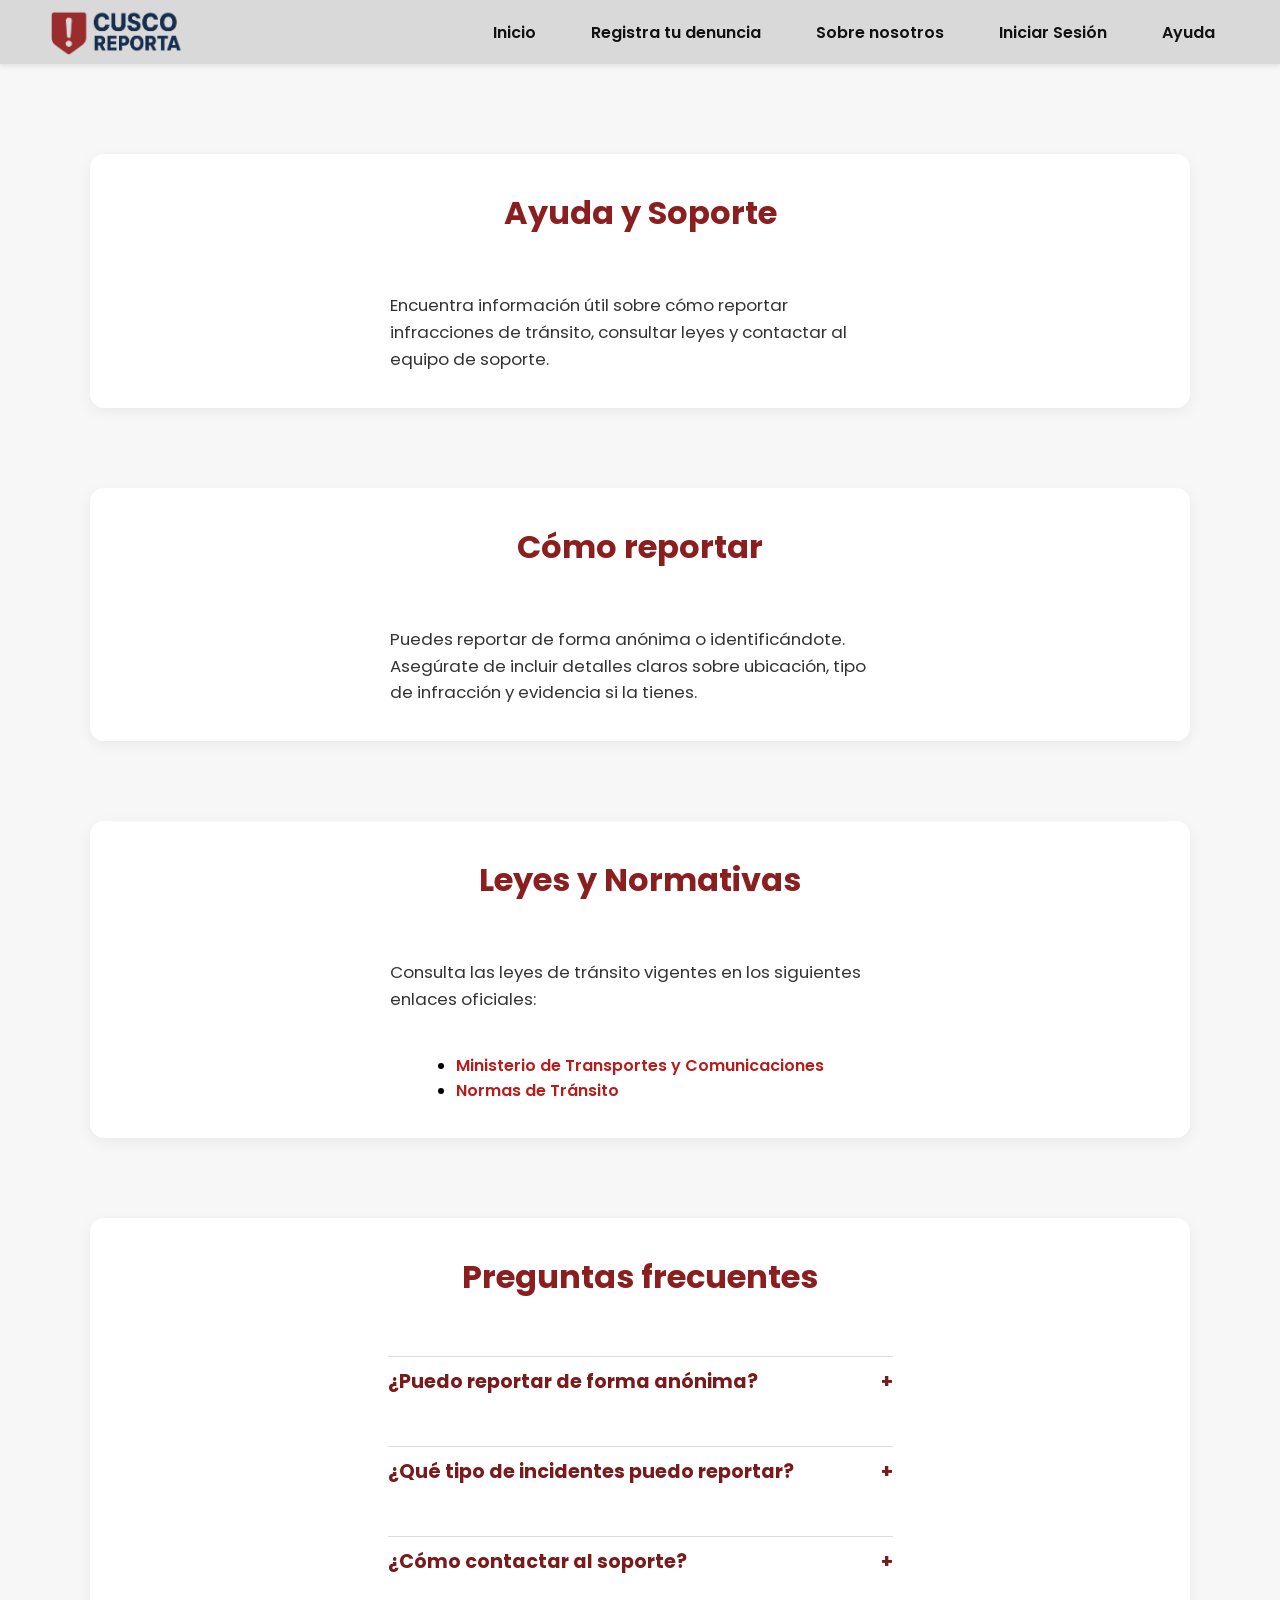
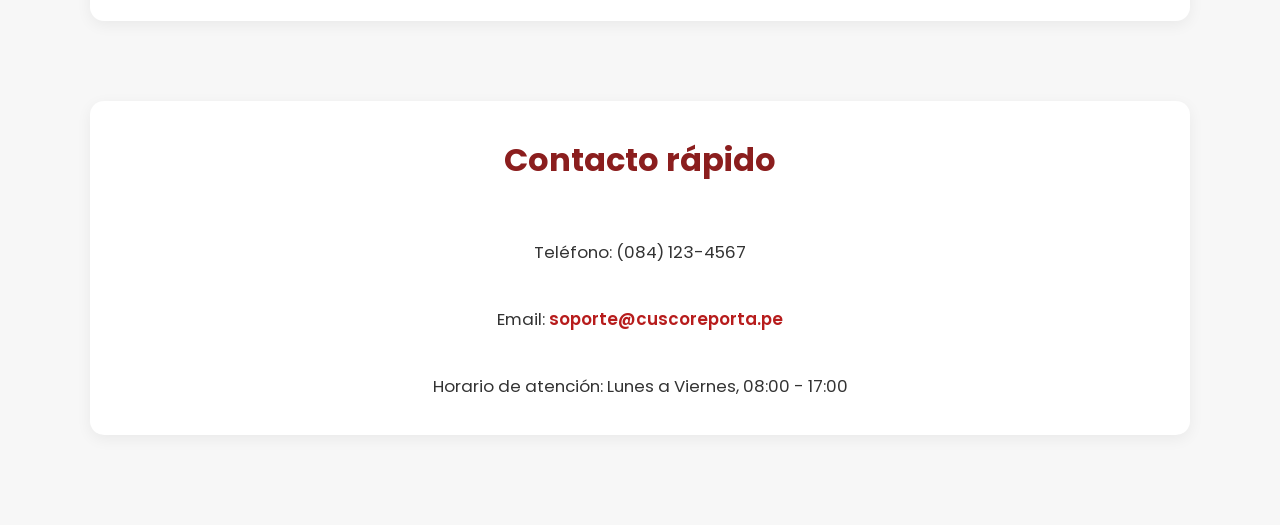
<file: html/ayuda.html>
<!DOCTYPE html>
<html lang="es">
<head>
  <meta charset="UTF-8" />
  <meta name="viewport" content="width=device-width, initial-scale=1.0" />
  <title>Cusco Reporta – Ayuda</title>
  <link rel="stylesheet" href="../css/sobre_nosotros.css" />
  <link href="https://fonts.googleapis.com/css2?family=Poppins:wght@400;600;700&display=swap" rel="stylesheet">
  <style>
    /* Forzar todo vertical */
    .section-vertical, .features-column, .feature {
      display: flex !important;
      flex-direction: column !important;
      width: 100% !important;
      text-align: left !important;
      margin-bottom: 20px;
      float: none !important;
    }

    .feature img {
      margin-bottom: 10px;
    }

    /* ===== SECCIONES DE AYUDA ===== */
    .help-section {
      background: #fff;
      border-radius: 14px;
      padding: 35px 25px;
      margin-bottom: 30px;
      box-shadow: 0 4px 15px rgba(0,0,0,0.06);
    }

    .help-section h2 {
      color: #8B1E1E;
      font-weight: 700;
      margin-bottom: 15px;
    }

    .help-section p {
      font-size: 1.05rem;
      line-height: 1.6;
      color: #333;
    }

    .help-section a {
      color: #b71c1c;
      text-decoration: none;
      font-weight: 600;
    }

    .help-section a:hover {
      text-decoration: underline;
      color: #7a1a1a;
    }

    .faq-item {
      border-top: 1px solid #ddd;
      padding: 10px 0;
    }

    .faq-item h3 {
      font-size: 1.2rem;
      color: #7a1a1a;
      cursor: pointer;
      margin: 0;
      display: flex;
      justify-content: space-between;
      align-items: center;
    }

    .faq-item h3::after {
      content: '+';
      font-weight: 700;
      transition: transform 0.2s;
    }

    .faq-item.active h3::after {
      content: '-';
      transform: rotate(180deg);
    }

    .faq-content {
      max-height: 0;
      overflow: hidden;
      transition: max-height 0.3s ease;
      padding-left: 5px;
    }
  </style>
</head>

<body>
  <!-- ===== HEADER (igual al original) ===== -->
  <header class="navbar">
    <div class="navbar__left">
      <img src="../assents/images/CuscoReporta.png" alt="Logo Cusco Reporta" class="navbar__logo">
    </div>

    <nav class="navbar__menu">
      <a href="index.html">Inicio</a>
      <a href="registrar_tu_denuncia.html">Registra tu denuncia</a>
      <a href="sobre_nosotros.html">Sobre nosotros</a>
      <a href="iniciar-sesion.html">Iniciar Sesión</a>
      <a href="ayuda.html">Ayuda</a>
    </nav>
  </header>

  <!-- ===== MAIN ===== -->
  <main class="main">

    <section class="hero hero--red section-vertical">
      <h2>Ayuda y Soporte</h2>
      <p>Encuentra información útil sobre cómo reportar infracciones de tránsito, consultar leyes y contactar al equipo de soporte.</p>
    </section>

    <section class="help-section section-vertical">
      <h2>Cómo reportar</h2>
      <p>Puedes reportar de forma anónima o identificándote. Asegúrate de incluir detalles claros sobre ubicación, tipo de infracción y evidencia si la tienes.</p>
    </section>

    <section class="help-section section-vertical">
      <h2>Leyes y Normativas</h2>
      <p>Consulta las leyes de tránsito vigentes en los siguientes enlaces oficiales:</p>
      <ul>
        <li><a href="https://www.gob.pe/mtc" target="_blank">Ministerio de Transportes y Comunicaciones</a></li>
        <li><a href="https://www.gob.pe/mtc/normas" target="_blank">Normas de Tránsito</a></li>
      </ul>
    </section>

    <section class="help-section section-vertical faq">
      <h2>Preguntas frecuentes</h2>
      <div class="faq-item">
        <h3>¿Puedo reportar de forma anónima?</h3>
        <div class="faq-content">
          <p>Sí, nuestro sistema garantiza la confidencialidad de tus datos.</p>
        </div>
      </div>
      <div class="faq-item">
        <h3>¿Qué tipo de incidentes puedo reportar?</h3>
        <div class="faq-content">
          <p>Mal estacionamiento, exceso de velocidad, accidentes, conductores imprudentes y cualquier infracción que afecte la seguridad vial.</p>
        </div>
      </div>
      <div class="faq-item">
        <h3>¿Cómo contactar al soporte?</h3>
        <div class="faq-content">
          <p>Escribe a <a href="mailto:soporte@cuscoreporta.pe">soporte@cuscoreporta.pe</a> o utiliza la sección de contacto.</p>
        </div>
      </div>
    </section>

    <section class="help-section section-vertical">
      <h2>Contacto rápido</h2>
      <p>Teléfono: (084) 123-4567</p>
      <p>Email: <a href="mailto:soporte@cuscoreporta.pe">soporte@cuscoreporta.pe</a></p>
      <p>Horario de atención: Lunes a Viernes, 08:00 - 17:00</p>
    </section>

  </main>

  <script>
    const faqItems = document.querySelectorAll('.faq-item');
    faqItems.forEach(item => {
      const header = item.querySelector('h3');
      header.addEventListener('click', () => {
        item.classList.toggle('active');
        const content = item.querySelector('.faq-content');
        if (item.classList.contains('active')) {
          content.style.maxHeight = content.scrollHeight + 'px';
        } else {
          content.style.maxHeight = 0;
        }
      });
    });
  </script>
</body>
</html>
</file>
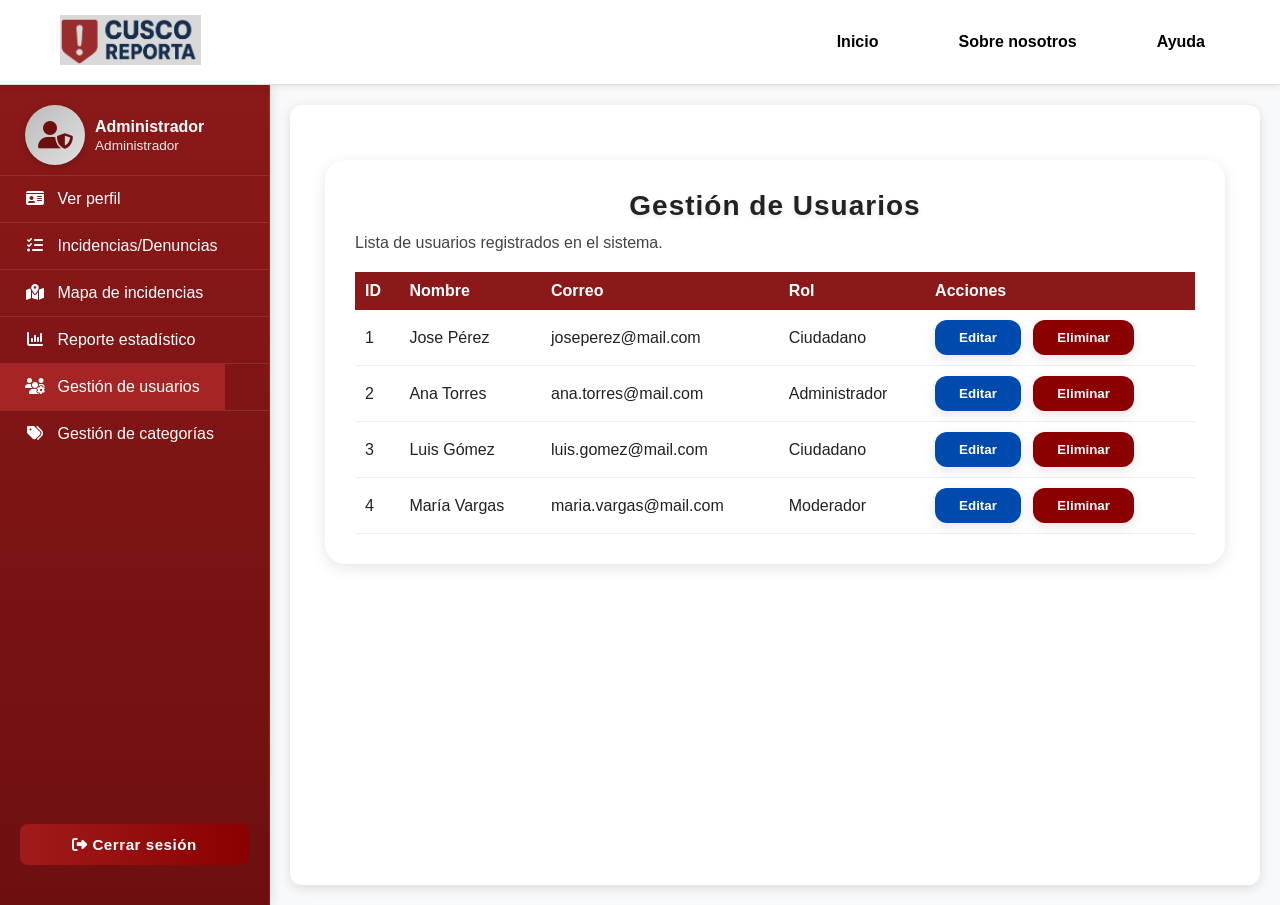
<file: html/gestion_usuarios.html>
<!DOCTYPE html>
<html lang="es">
<head>
  <meta charset="UTF-8" />
  <meta name="viewport" content="width=device-width, initial-scale=1.0" />
  <title>Gestión de Usuarios - Cusco Reporta</title>
  <link rel="stylesheet" href="../css/styles.css" />
  <link rel="stylesheet" href="https://cdnjs.cloudflare.com/ajax/libs/font-awesome/6.5.0/css/all.min.css">
</head>
<body>
  <!-- ====== NAVBAR SUPERIOR ====== -->
  <header class="topbar">
    <div class="topbar__logo">
      <img src="../assents/images/CuscoReporta.png" alt="Cusco Reporta Logo">
    </div>
    <nav class="topbar__menu">
      <a href="index.html">Inicio</a>
      <a href="sobre_nosotros.html">Sobre nosotros</a>
      <a href="ayuda.html">Ayuda</a>
    </nav>
  </header>

  <!-- ====== CONTENEDOR PRINCIPAL ====== -->
  <div class="container">
    <!-- ====== SIDEBAR IZQUIERDO ====== -->
    <aside class="sidebar" style="display: flex; flex-direction: column; justify-content: flex-start;">
      <div class="sidebar__user" style="margin-bottom: 10px;">
        <div class="sidebar__avatar">
          <i class="fa-solid fa-user-shield"></i>
        </div>
        <div class="sidebar__info">
          <h3>Administrador</h3>
          <p>Administrador</p>
        </div>
      </div>

      <!-- Menú del administrador -->
      <ul class="sidebar__menu" style="margin-top: 0; padding-top: 0; list-style: none;">
        <li style="display: flex; align-items: flex-start;">
          <a href="perfil_admin.html" >
            <i class="fa-solid fa-id-card" style="width: 20px;"></i>
            <span style="margin-left:8px;">Ver perfil</span>
          </a>
        </li>
        <li style="display: flex; align-items: flex-start;">
          <a href="Estado_Reporte.html">
            <i class="fa-solid fa-list-check" style="width: 20px;"></i>
            <span style="margin-left:8px;">Incidencias/Denuncias</span>
          </a>
        </li>
        <li style="display: flex; align-items: flex-start;">
          <a href="Mapa_Incidencias_Admin.html">
            <i class="fa-solid fa-map-location-dot" style="width: 20px;"></i>
            <span style="margin-left:8px;">Mapa de incidencias</span>
          </a>
        </li>
        <li style="display: flex; align-items: flex-start;">
          <a href="reporte_etadistico.html">
            <i class="fa-solid fa-chart-column" style="width: 20px;"></i>
            <span style="margin-left:8px;">Reporte estadístico</span>
          </a>
        </li>
        <li style="display: flex; align-items: flex-start;">
          <a href="gestion_usuarios.html"class="active">
            <i class="fa-solid fa-users-gear" style="width: 20px;"></i>
            <span style="margin-left:8px;">Gestión de usuarios</span>
          </a>
        </li>
        <li style="display: flex; align-items: flex-start;">
          <a href="#">
            <i class="fa-solid fa-tags" style="width: 20px;"></i>
            <span style="margin-left:8px;">Gestión de categorías</span>
          </a>
        </li>
      </ul>

      <button class="logout-btn" id="logoutBtn" style="margin-top: auto;">
        <i class="fa-solid fa-right-from-bracket"></i> Cerrar sesión
      </button>
    </aside>

    <!-- ====== CONTENIDO PRINCIPAL ====== -->
    <main class="main-content">
      <section class="denuncia-form" style="max-width: 900px; width: 100%;">
        <h1>Gestión de Usuarios</h1>
        <p style="color:#444; margin-bottom:20px;">Lista de usuarios registrados en el sistema.</p>

        <table id="tablaUsuarios" style="width:100%; border-collapse: collapse; margin-top:10px;">
          <thead style="background-color:#8b1919; color:white;">
            <tr>
              <th style="padding:10px;">ID</th>
              <th style="padding:10px;">Nombre</th>
              <th style="padding:10px;">Correo</th>
              <th style="padding:10px;">Rol</th>
              <th style="padding:10px;">Acciones</th>
            </tr>
          </thead>
          <tbody style="background:#fff;">
            <!-- Se llena dinámicamente desde JS -->
          </tbody>
        </table>
      </section>
    </main>
  </div>

  <!-- ====== SCRIPT ====== -->
  <script src="../js/main.js"></script>
</body>
</html>
</file>
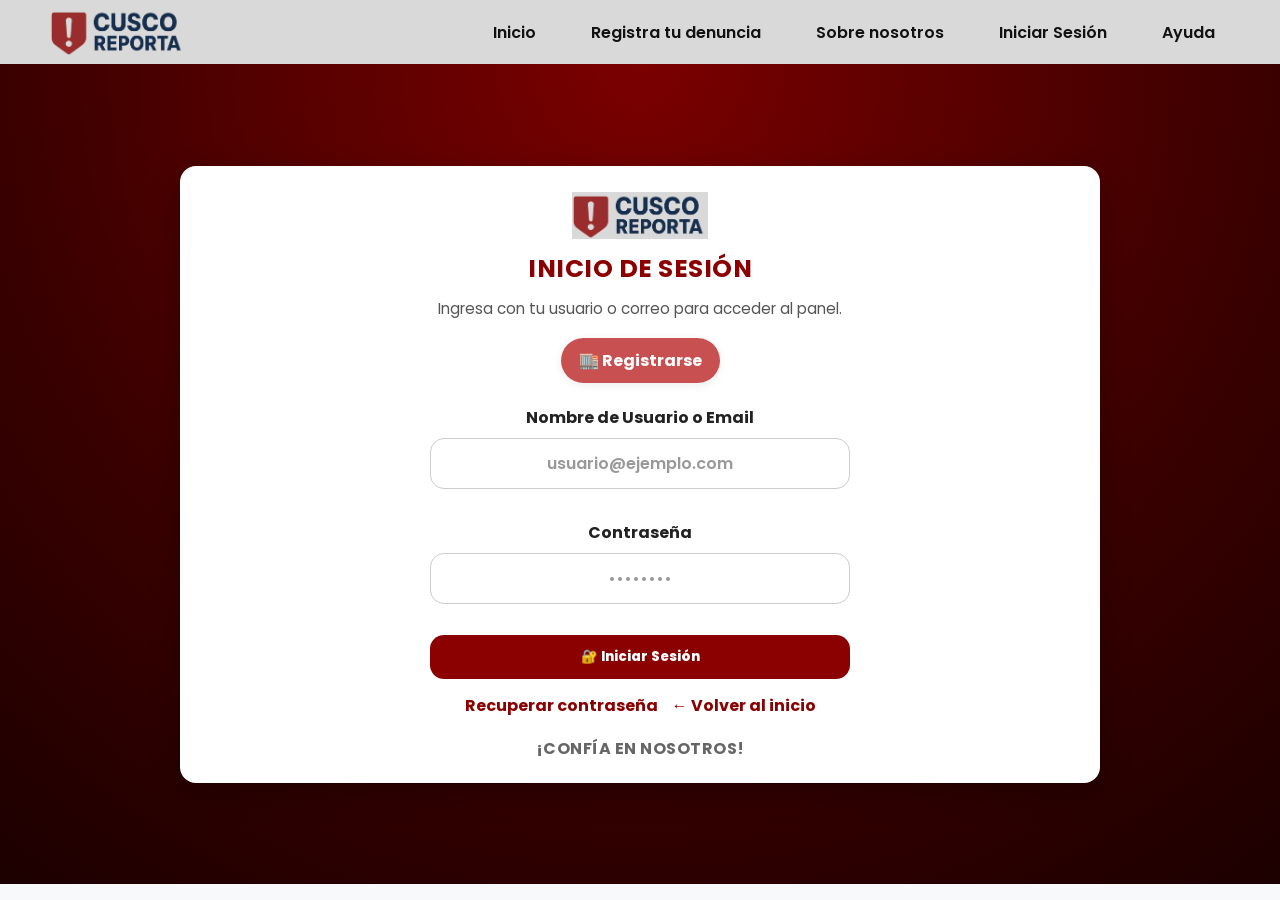
<file: html/iniciar-sesion.html>
<!DOCTYPE html>
<html lang="es">
<head>
  <meta charset="UTF-8" />
  <meta name="viewport" content="width=device-width, initial-scale=1.0" />
  <title>Iniciar Sesión - Cusco Reporta</title>

  <link rel="stylesheet" href="../css/styles.css" />
  <link rel="preconnect" href="https://fonts.googleapis.com">
  <link rel="preconnect" href="https://fonts.gstatic.com" crossorigin>
  <link href="https://fonts.googleapis.com/css2?family=Poppins:wght@400;600;700&display=swap" rel="stylesheet">

  <style>
    body { font-family: "Poppins", sans-serif; }
    .page-wrap{
      min-height: calc(100vh - 80px);
      display:flex;
      align-items:center;
      justify-content:center;
      padding: 40px 16px;
      background: radial-gradient(circle at top, #7b0000 0%, #3b0000 60%, #1c0000 100%);
    }
    .auth-card{
      width: min(920px, 96vw);
      background: #fff;
      border-radius: 16px;
      box-shadow: 0 10px 30px rgba(0,0,0,.25);
      padding: 26px 22px 22px;
    }
    .auth-header{
      display:flex;
      flex-direction:column;
      align-items:center;
      gap: 10px;
      text-align:center;
      margin-bottom: 18px;
    }
    .auth-header img{
      height: 48px;
      object-fit: contain;
    }
    .auth-header h1{
      margin: 0;
      color: #8b0000;
      font-size: 1.55rem;
      letter-spacing: .5px;
    }
    .auth-header p{
      margin: 0;
      color:#555;
      font-size: .95rem;
    }

    .toggle-row{
      display:flex;
      justify-content:center;
      margin: 18px 0 22px;
    }
    .toggle{
      display:flex;
      border-radius: 999px;
      overflow:hidden;
      box-shadow: 0 2px 10px rgba(0,0,0,.08);
    }
    .toggle a{
      padding: 10px 18px;
      text-decoration:none;
      font-weight: 700;
      color:#fff;
      display:flex;
      align-items:center;
      gap:8px;
      background:#c43d3d;
      opacity:.9;
    }
    .toggle a.active{
      background:#8b0000;
      opacity: 1;
    }

    .form{
      width: min(420px, 100%);
      margin: 0 auto;
    }
    .form-group{ margin-bottom: 16px; }
    .form-label{
      display:block;
      font-weight: 700;
      margin-bottom: 8px;
      color:#333;
    }
    .form-input{
      width:100%;
      padding: 12px 14px;
      border-radius: 14px;
      border: 1px solid #ddd;
      background: #f8f9fa;
      outline: none;
      font-weight: 600;
    }
    .form-input:focus{
      border-color:#8b0000;
      background:#fff;
    }
    .submit-btn{
      width:100%;
      border:none;
      background:#8b0000;
      color:#fff;
      padding: 12px 16px;
      border-radius: 14px;
      font-weight: 800;
      cursor:pointer;
      transition: transform .05s ease;
    }
    .submit-btn:active{ transform: scale(.99); }

    .links{
      display:flex;
      justify-content:center;
      gap: 14px;
      flex-wrap: wrap;
      margin-top: 14px;
    }
    .links a{
      color:#8b0000;
      text-decoration:none;
      font-weight:700;
    }

    .footer-msg{
      text-align:center;
      margin-top: 18px;
      color:#666;
      font-weight: 700;
      letter-spacing: .5px;
    }

    @media (max-width: 600px){
      .auth-card{ padding: 20px 16px 18px; }
    }
  </style>
</head>

<body>
  <!-- NAVBAR (usa tu estilo existente si ya lo tienes en styles.css) -->
  <header class="navbar">
    <div class="navbar__left" style="display:flex; align-items:center; gap:10px;">
      <img src="../assents/images/CuscoReporta.png" alt="Logo Cusco Reporta" class="navbar__logo">
    </div>

    <nav class="navbar__menu">
      <a href="index.html">Inicio</a>
      <a href="registrar_tu_denuncia.html">Registra tu denuncia</a>
      <a href="sobre_nosotros.html">Sobre nosotros</a>
      <a href="iniciar-sesion.html" class="active">Iniciar Sesión</a>
      <a href="ayuda.html">Ayuda</a>
    </nav>
  </header>

  <main class="page-wrap">
    <section class="auth-card">
      <div class="auth-header">
        <img src="../assents/images/CuscoReporta.png" alt="Cusco Reporta">
        <h1>INICIO DE SESIÓN</h1>
        <p>Ingresa con tu usuario o correo para acceder al panel.</p>
      </div>

      <div class="toggle-row">
        <div class="toggle">
          <a href="Registro_Usuario.html">🏬 Registrarse</a>
        </div>
      </div>

      <form id="formLogin" class="form">
        <div class="form-group">
          <label for="username" class="form-label">Nombre de Usuario o Email</label>
          <input
            type="text"
            id="username"
            name="username"
            class="form-input"
            placeholder="usuario@ejemplo.com"
            required
          />
        </div>

        <div class="form-group">
          <label for="password" class="form-label">Contraseña</label>
          <input
            type="password"
            id="password"
            name="password"
            class="form-input"
            placeholder="••••••••"
            required
          />
        </div>

        <button type="submit" class="submit-btn">🔐 Iniciar Sesión</button>

        <div class="links">
          <a href="recuperar_contrasena.html">Recuperar contraseña</a>
          <a href="index.html">← Volver al inicio</a>
        </div>
      </form>

      <div class="footer-msg">¡CONFÍA EN NOSOTROS!</div>
    </section>
  </main>

  <!-- JS real de login (backend) -->
  <script src="../js/login.js"></script>
</body>
</html>
</file>
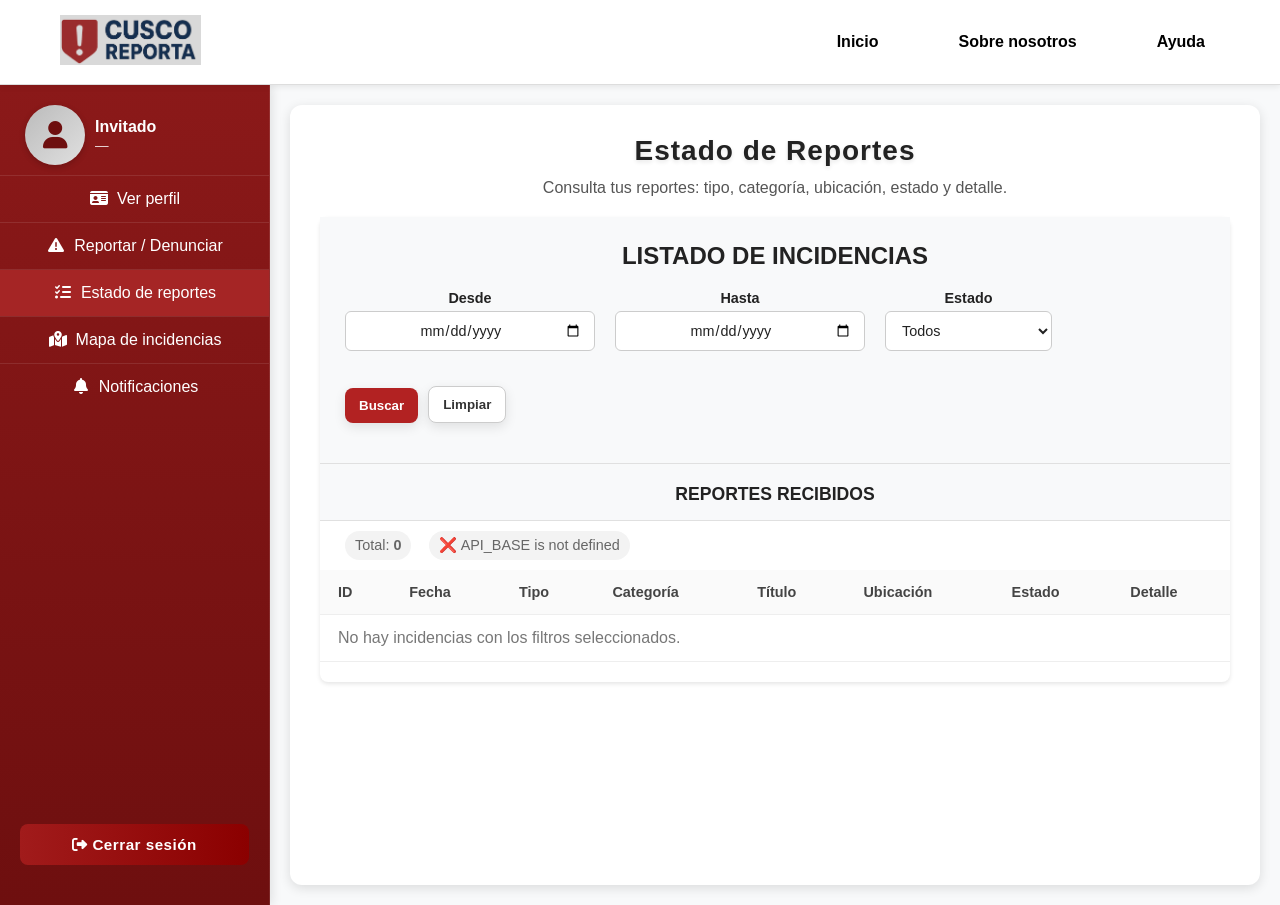
<file: html/lista_incidencias.html>
<!DOCTYPE html>
<html lang="es">
<head>
  <meta charset="UTF-8" />
  <meta name="viewport" content="width=device-width, initial-scale=1.0" />
  <title>Estado de Reportes - Cusco Reporta</title>
  <link rel="stylesheet" href="../css/styles.css" />
  <link rel="stylesheet" href="https://cdnjs.cloudflare.com/ajax/libs/font-awesome/6.5.0/css/all.min.css">

  <style>
    .reports-container{background:#fff;border-radius:8px;box-shadow:0 2px 4px rgba(0,0,0,.1);padding:0;margin-top:20px}
    .reports-header{padding:25px;border-bottom:1px solid #e0e0e0;background:#f8f9fa}
    .reports-header h2{color:var(--primary-color);margin-bottom:20px;font-size:1.5rem}
    .date-filters{display:flex;gap:20px;margin-bottom:15px;flex-wrap:wrap}
    .filter-group{display:flex;flex-direction:column;min-width:160px}
    .filter-group label{font-size:.9rem;margin-bottom:5px;color:#555;font-weight:600}
    .filter-group input,.filter-group select{padding:10px 12px;border:1px solid #ddd;border-radius:6px;font-size:.9rem}
    .toolbar{display:flex;gap:10px;align-items:end;flex-wrap:wrap}
    .btn{padding:10px 14px;border:none;border-radius:8px;cursor:pointer;font-weight:700}
    .btn-primary{background:#b22222;color:white}
    .btn-outline{background:white;border:1px solid #ccc;color:#333}

    .reports-table h3{padding:20px 25px 15px;color:var(--primary-color);margin:0;font-size:1.1rem;border-bottom:1px solid #e0e0e0;background:#f8f9fa}
    .meta-row{padding:10px 25px;color:#666;display:flex;gap:18px;flex-wrap:wrap}
    .meta-pill{background:#f3f3f3;border-radius:999px;padding:6px 10px;font-size:.9rem}

    table{width:100%;border-collapse:collapse}
    th,td{padding:14px 18px;text-align:left;border-bottom:1px solid #eee;vertical-align:top}
    th{background:#fafafa;font-weight:700;color:#444;font-size:.9rem}
    tr:hover{background:#fcfcfc}

    .status-badge{padding:6px 12px;border-radius:999px;font-size:.78rem;font-weight:800;display:inline-block}
    .status-reporte{background:#fff3cd;color:#856404}
    .status-proceso{background:#cce7ff;color:#004085}
    .status-solucionado{background:#d4edda;color:#155724}

    .link-btn{border:none;background:#eee;padding:8px 10px;border-radius:10px;cursor:pointer;font-weight:700}
    .muted{color:#777}

    /* Modal */
    #modalDetalle{display:none; position:fixed; inset:0; background:rgba(0,0,0,.45); align-items:center; justify-content:center; z-index:9999;}
    #modalCard{background:#fff; width:min(760px, 92vw); border-radius:14px; padding:18px; box-shadow:0 10px 30px rgba(0,0,0,.2);}
    #modalHeader{display:flex; justify-content:space-between; align-items:center; gap:10px;}
    #modalTitle{margin:0; color:#8b0000;}
    #modalBody{color:#333; line-height:1.45; margin-top:10px;}
    #modalClose{border:none; background:#eee; padding:8px 12px; border-radius:10px; cursor:pointer; font-weight:800;}

    @media (max-width:768px){
      .date-filters{flex-direction:column;gap:10px}
      .filter-group{min-width:100%}
      table{font-size:.85rem}
      th,td{padding:10px 12px}
    }
  </style>
</head>

<body>
  <header class="topbar">
    <div class="topbar__logo">
      <img src="../assents/images/CuscoReporta.png" alt="Cusco Reporta Logo">
    </div>
    <nav class="topbar__menu">
      <a href="index.html">Inicio</a>
      <a href="sobre_nosotros.html">Sobre nosotros</a>
      <a href="ayuda.html">Ayuda</a>
    </nav>
  </header>

  <div class="container">
    <aside class="sidebar" style="display:flex;flex-direction:column;justify-content:flex-start;">
      <div class="sidebar__user" style="margin-bottom:10px;">
        <div class="sidebar__avatar"><i class="fa-solid fa-user"></i></div>
        <div class="sidebar__info">
          <h3 id="nombreUsuario">Cargando...</h3>
          <p id="rolUsuario">Cargando...</p>
        </div>
      </div>

      <ul class="sidebar__menu" style="margin-top:0;padding-top:0;list-style:none;">
        <li><a href="perfil_usuario.html"><i class="fa-solid fa-id-card" style="width:20px;"></i><span style="margin-left:8px;">Ver perfil</span></a></li>

        <!-- ✅ SOLO UN LINK correcto -->
        <li><a href="reportar_denuncia.html"><i class="fa-solid fa-triangle-exclamation" style="width:20px;"></i><span style="margin-left:8px;">Reportar / Denunciar</span></a></li>

        <li><a href="lista_incidencias.html" class="active"><i class="fa-solid fa-list-check" style="width:20px;"></i><span style="margin-left:8px;">Estado de reportes</span></a></li>
        <li><a href="MapaIncidiencias(Ciudadano).html"><i class="fa-solid fa-map-location-dot" style="width:20px;"></i><span style="margin-left:8px;">Mapa de incidencias</span></a></li>
        <li><a href="notificaciones.html"><i class="fa-solid fa-bell" style="width:20px;"></i><span style="margin-left:8px;">Notificaciones</span></a></li>
      </ul>

      <button class="logout-btn" id="logoutBtn" style="margin-top:auto;">
        <i class="fa-solid fa-right-from-bracket"></i> Cerrar sesión
      </button>
    </aside>

    <main class="main-content">
      <div>
        <h1>Estado de Reportes</h1>
        <p class="muted" style="margin-top:10px;">
          Consulta tus reportes: tipo, categoría, ubicación, estado y detalle.
        </p>
      </div>

      <div class="reports-container">
        <div class="reports-header">
          <h2>LISTADO DE INCIDENCIAS</h2>

          <div class="date-filters">
            <div class="filter-group">
              <label for="fecha-inicio">Desde</label>
              <input type="date" id="fecha-inicio">
            </div>

            <div class="filter-group">
              <label for="fecha-fin">Hasta</label>
              <input type="date" id="fecha-fin">
            </div>

            <div class="filter-group">
              <label for="estado">Estado</label>
              <select id="estado">
                <option value="todos">Todos</option>
                <option value="reporte">Reporte (Recibido)</option>
                <option value="proceso">En Proceso</option>
                <option value="solucionado">Solucionado</option>
              </select>
            </div>

            <div class="toolbar">
              <button class="btn btn-primary" id="btnBuscar" type="button">Buscar</button>
              <button class="btn btn-outline" id="btnLimpiar" type="button">Limpiar</button>
            </div>
          </div>
        </div>

        <div class="reports-table">
          <h3>REPORTES RECIBIDOS</h3>

          <div class="meta-row">
            <span class="meta-pill">Total: <strong id="totalInc">0</strong></span>
            <span class="meta-pill" id="estadoCarga">Listo</span>
          </div>

          <table>
            <thead>
              <tr>
                <th>ID</th>
                <th>Fecha</th>
                <th>Tipo</th>
                <th>Categoría</th>
                <th>Título</th>
                <th>Ubicación</th>
                <th>Estado</th>
                <th>Detalle</th>
              </tr>
            </thead>
            <tbody id="tbodyInc">
              <tr>
                <td colspan="8" class="muted">Usa “Buscar” para cargar incidencias.</td>
              </tr>
            </tbody>
          </table>

          <p id="msgLista" class="muted" style="padding: 10px 25px;"></p>
        </div>
      </div>
    </main>
  </div>

  <!-- Modal detalle -->
  <div id="modalDetalle">
    <div id="modalCard">
      <div id="modalHeader">
        <h3 id="modalTitle">Detalle de incidencia</h3>
        <button id="modalClose">Cerrar</button>
      </div>
      <hr style="margin:12px 0;">
      <div id="modalBody"></div>
    </div>
  </div>

  <script src="../js/lista_incidencias.js"></script>
</body>
</html>
</file>
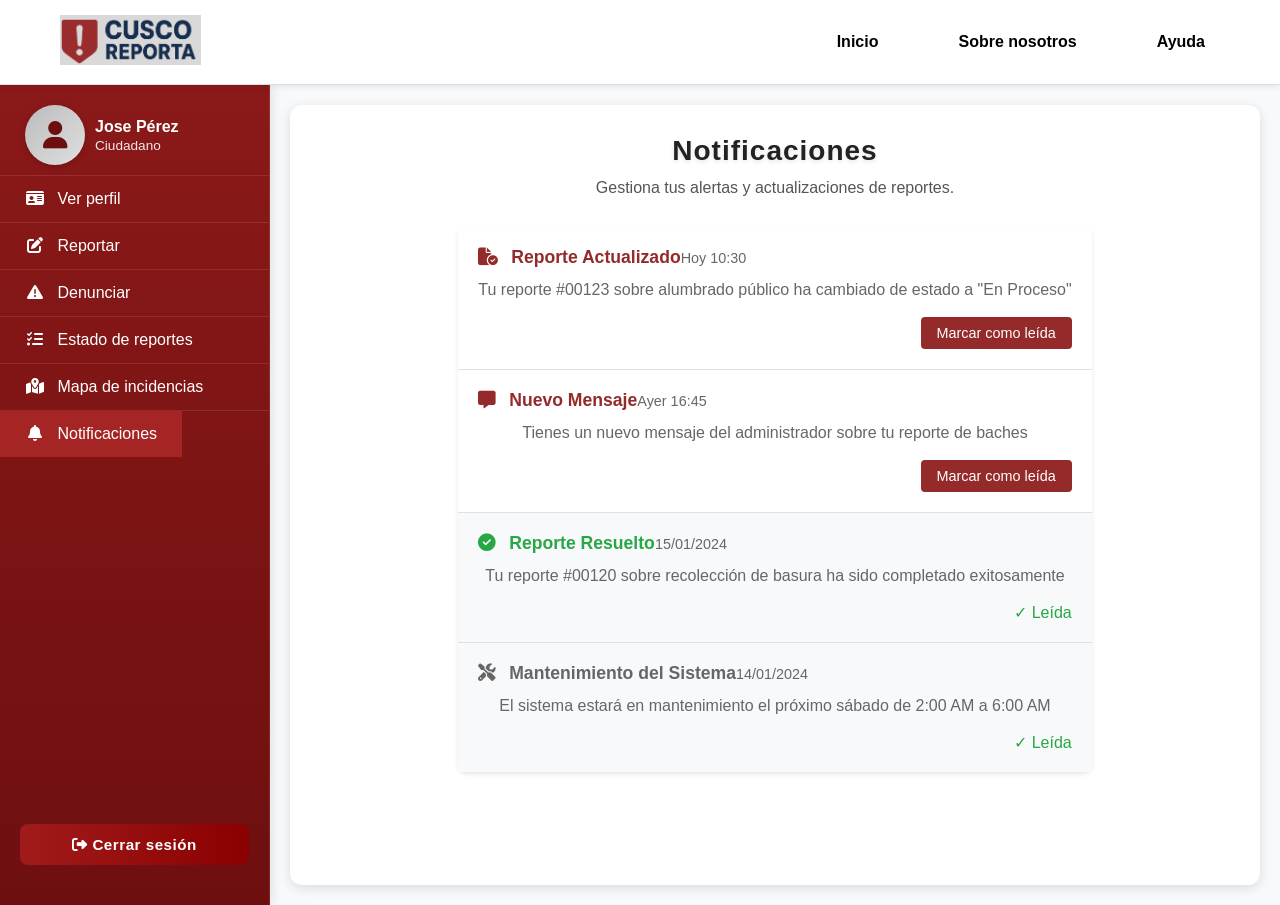
<file: html/notificaciones.html>
<!DOCTYPE html>
<html lang="es">
<head>
  <meta charset="UTF-8" />
  <meta name="viewport" content="width=device-width, initial-scale=1.0" />
  <title>Notificaciones - Cusco Reporta</title>
  <link rel="stylesheet" href="../css/styles.css" />
  <link rel="stylesheet" href="https://cdnjs.cloudflare.com/ajax/libs/font-awesome/6.5.0/css/all.min.css">
</head>
<body>
  <!-- ====== NAVBAR SUPERIOR ====== -->
  <header class="topbar">
    <div class="topbar__logo">
      <img src="../assents/images/CuscoReporta.png" alt="Cusco Reporta Logo">
    </div>
    <nav class="topbar__menu">
      <a href="../index.html">Inicio</a>
      <a href="sobre_nosotros.html">Sobre nosotros</a>
      <a href="ayuda.html">Ayuda</a>
    </nav>
  </header>

  <!-- ====== CONTENEDOR PRINCIPAL ====== -->
  <div class="container">
    <!-- ====== SIDEBAR IZQUIERDO ====== -->
    <aside class="sidebar" style="display: flex; flex-direction: column; justify-content: flex-start;">
      <div class="sidebar__user" style="margin-bottom: 10px;">
        <div class="sidebar__avatar">
          <i class="fa-solid fa-user"></i>
        </div>
        <div class="sidebar__info">
          <h3>Jose Pérez</h3>
          <p>Ciudadano</p>
        </div>
      </div>

      <!-- Menú del usuario -->
      <ul class="sidebar__menu" style="margin-top: 0; padding-top: 0; list-style: none;">
        <li style="display: flex; align-items: flex-start;">
          <a href="perfil_usuario.html">
            <i class="fa-solid fa-id-card" style="width: 20px;"></i>
            <span style="margin-left:8px;">Ver perfil</span>
          </a>
        </li>
        <li style="display: flex; align-items: flex-start;">
          <a href="ReportarIncidencia.html">
            <i class="fa-solid fa-pen-to-square" style="width: 20px;"></i>
            <span style="margin-left:8px;">Reportar</span>
          </a>
        </li>
        <li style="display: flex; align-items: flex-start;">
          <a href="registrar_Denuncia.html">
            <i class="fa-solid fa-triangle-exclamation" style="width: 20px;"></i>
            <span style="margin-left:8px;">Denunciar</span>
          </a>
        </li>
        <li style="display: flex; align-items: flex-start;">
          <a href="lista_incidencias.html">
            <i class="fa-solid fa-list-check" style="width: 20px;"></i>
            <span style="margin-left:8px;">Estado de reportes</span>
          </a>
        </li>
        <li style="display: flex; align-items: flex-start;">
          <a href="MapaIncidiencias(Ciudadano).html">
            <i class="fa-solid fa-map-location-dot" style="width: 20px;"></i>
            <span style="margin-left:8px;">Mapa de incidencias</span>
          </a>
        </li>
        <li style="display: flex; align-items: flex-start;">
          <a href="notificaciones.html" class="active">
            <i class="fa-solid fa-bell" style="width: 20px;"></i>
            <span style="margin-left:8px;">Notificaciones</span>
          </a>
        </li>
      </ul>

      <button class="logout-btn" id="logoutBtn" style="margin-top: auto;">
        <i class="fa-solid fa-right-from-bracket"></i> Cerrar sesión
      </button>
    </aside>

    <!-- ====== CONTENIDO PRINCIPAL ====== -->
    <main class="main-content">
      <div>
        <h1>Notificaciones</h1>
        <p style="color:#555; margin-top:10px;">
          Gestiona tus alertas y actualizaciones de reportes.
        </p>
      </div>

      <!-- Contenedor de Notificaciones -->
      <div class="notifications-container" style="margin-top: 30px; background: white; border-radius: 8px; box-shadow: 0 2px 4px rgba(0,0,0,0.1); padding: 0;">
        
        <!-- Notificación 1 -->
        <div class="notification-item" style="padding: 20px; border-bottom: 1px solid #e0e0e0;">
          <div style="display: flex; justify-content: between; align-items: center; margin-bottom: 10px;">
            <h3 style="color: #942A2A; margin: 0; font-size: 1.1rem;">
              <i class="fa-solid fa-file-circle-check" style="margin-right: 8px;"></i>
              Reporte Actualizado
            </h3>
            <span style="color: #666; font-size: 0.9rem;">Hoy 10:30</span>
          </div>
          <p style="color: #666; margin-bottom: 15px; line-height: 1.5;">
            Tu reporte #00123 sobre alumbrado público ha cambiado de estado a "En Proceso"
          </p>
          <div style="display: flex; justify-content: flex-end;">
            <button class="btn-mark-read" style="background: #942A2A; color: white; border: none; padding: 8px 16px; border-radius: 4px; cursor: pointer; font-size: 0.9rem;">
              Marcar como leída
            </button>
          </div>
        </div>

        <!-- Notificación 2 -->
        <div class="notification-item" style="padding: 20px; border-bottom: 1px solid #e0e0e0;">
          <div style="display: flex; justify-content: between; align-items: center; margin-bottom: 10px;">
            <h3 style="color: #942A2A; margin: 0; font-size: 1.1rem;">
              <i class="fa-solid fa-message" style="margin-right: 8px;"></i>
              Nuevo Mensaje
            </h3>
            <span style="color: #666; font-size: 0.9rem;">Ayer 16:45</span>
          </div>
          <p style="color: #666; margin-bottom: 15px; line-height: 1.5;">
            Tienes un nuevo mensaje del administrador sobre tu reporte de baches
          </p>
          <div style="display: flex; justify-content: flex-end;">
            <button class="btn-mark-read" style="background: #942A2A; color: white; border: none; padding: 8px 16px; border-radius: 4px; cursor: pointer; font-size: 0.9rem;">
              Marcar como leída
            </button>
          </div>
        </div>

        <!-- Notificación 3 -->
        <div class="notification-item" style="padding: 20px; border-bottom: 1px solid #e0e0e0; background-color: #f8f9fa;">
          <div style="display: flex; justify-content: between; align-items: center; margin-bottom: 10px;">
            <h3 style="color: #28a745; margin: 0; font-size: 1.1rem;">
              <i class="fa-solid fa-circle-check" style="margin-right: 8px;"></i>
              Reporte Resuelto
            </h3>
            <span style="color: #666; font-size: 0.9rem;">15/01/2024</span>
          </div>
          <p style="color: #666; margin-bottom: 15px; line-height: 1.5;">
            Tu reporte #00120 sobre recolección de basura ha sido completado exitosamente
          </p>
          <div style="display: flex; justify-content: flex-end;">
            <span style="color: #28a745; font-weight: 500;">✓ Leída</span>
          </div>
        </div>

        <!-- Notificación 4 -->
        <div class="notification-item" style="padding: 20px; background-color: #f8f9fa;">
          <div style="display: flex; justify-content: between; align-items: center; margin-bottom: 10px;">
            <h3 style="color: #666; margin: 0; font-size: 1.1rem;">
              <i class="fa-solid fa-screwdriver-wrench" style="margin-right: 8px;"></i>
              Mantenimiento del Sistema
            </h3>
            <span style="color: #666; font-size: 0.9rem;">14/01/2024</span>
          </div>
          <p style="color: #666; margin-bottom: 15px; line-height: 1.5;">
            El sistema estará en mantenimiento el próximo sábado de 2:00 AM a 6:00 AM
          </p>
          <div style="display: flex; justify-content: flex-end;">
            <span style="color: #28a745; font-weight: 500;">✓ Leída</span>
          </div>
        </div>

      </div>
    </main>
  </div>

  <!-- ====== SCRIPT ====== -->
  <script>
    document.getElementById("logoutBtn").addEventListener("click", function() {
      if (confirm('¿Estás seguro de que quieres cerrar sesión?')) {
        alert("Sesión cerrada correctamente.");
        window.location.href = "./index.html";
      }
    });

    // Funcionalidad para marcar notificaciones como leídas
    document.querySelectorAll('.btn-mark-read').forEach(button => {
      button.addEventListener('click', function() {
        const notificationItem = this.closest('.notification-item');
        
        // Cambiar a estado leído
        notificationItem.style.backgroundColor = '#f8f9fa';
        
        // Cambiar el botón por texto "Leída"
        const actions = notificationItem.querySelector('.notification-actions') || this.parentElement;
        actions.innerHTML = '<span style="color: #28a745; font-weight: 500;">✓ Leída</span>';
        
        alert('Notificación marcada como leída');
      });
    });
  </script>
</body>
</html>
</file>
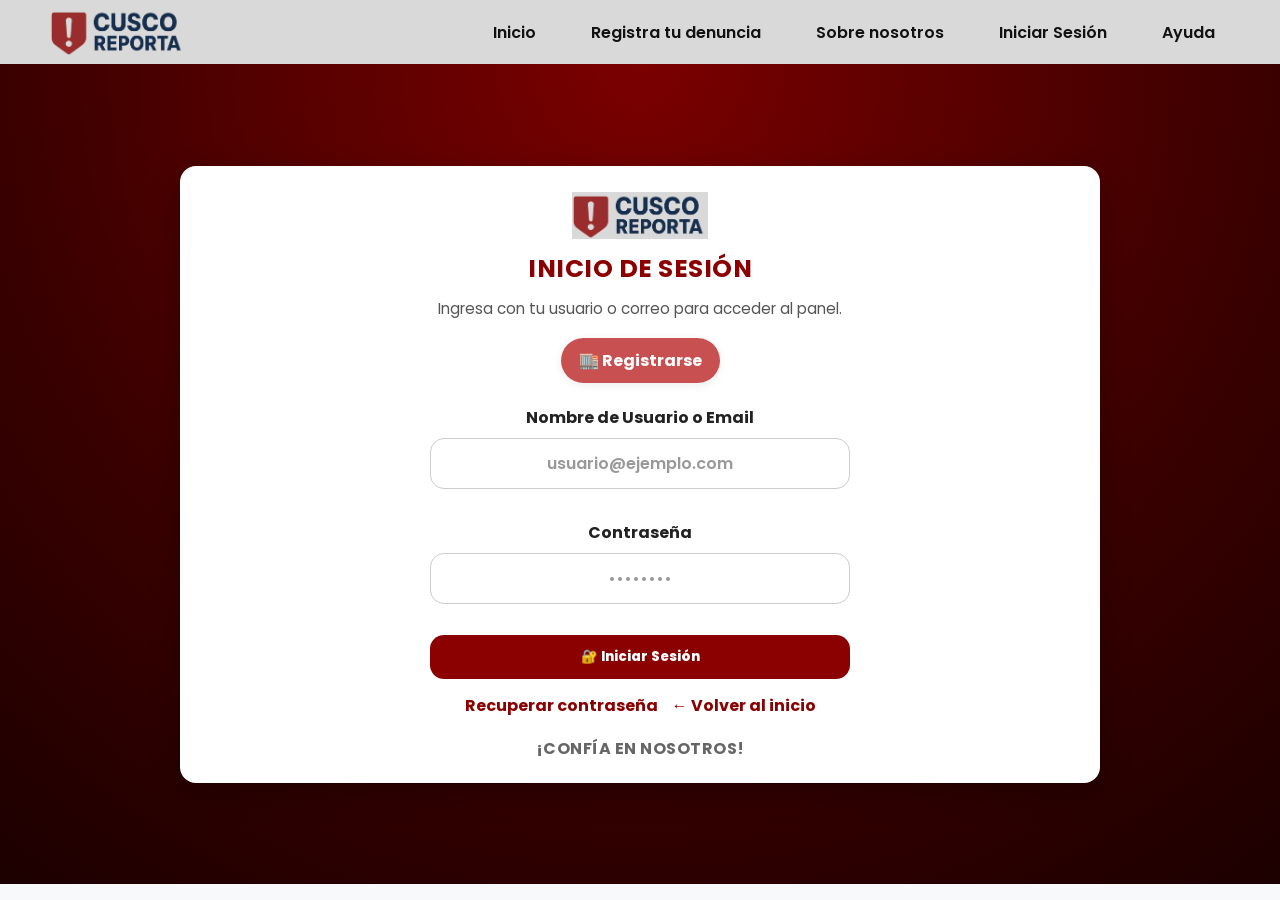
<file: html/panel.html>
<!DOCTYPE html>
<html lang="es">
<head>
  <meta charset="UTF-8" />
  <meta name="viewport" content="width=device-width, initial-scale=1.0" />
  <title>Panel de Usuario - Cusco Reporta</title>

  <link rel="stylesheet" href="../css/styles.css" />
  <link rel="stylesheet" href="https://cdnjs.cloudflare.com/ajax/libs/font-awesome/6.5.0/css/all.min.css">

  <style>
    .welcome-card{
      background:#fff;
      border-radius:14px;
      box-shadow:0 2px 10px rgba(0,0,0,.08);
      padding:28px;
      min-height: 420px;
      display:flex;
      align-items:center;
      justify-content:center;
      text-align:center;
    }
    .welcome-card h1{ margin:0; }
    .welcome-card p{ color:#666; margin-top:10px; }
    .pill{
      display:inline-flex;
      align-items:center;
      gap:8px;
      padding:8px 12px;
      border-radius:999px;
      background:#f4f6f8;
      color:#333;
      font-weight:700;
      margin-top:14px;
    }
  </style>
</head>

<body>
  <!-- TOPBAR -->
  <header class="topbar">
    <div class="topbar__logo">
      <img src="../assents/images/CuscoReporta.png" alt="Cusco Reporta Logo">
    </div>
    <nav class="topbar__menu">
      <a href="index.html">Inicio</a>
      <a href="sobre_nosotros.html">Sobre nosotros</a>
      <a href="ayuda.html">Ayuda</a>
    </nav>
  </header>

  <div class="container">
    <!-- SIDEBAR -->
    <aside class="sidebar" style="display:flex;flex-direction:column;justify-content:flex-start;">
      <div class="sidebar__user" style="margin-bottom:10px;">
        <div class="sidebar__avatar">
          <i class="fa-solid fa-user"></i>
        </div>
        <div class="sidebar__info">
          <h3 id="sbUsername">—</h3>
          <p id="sbRol">—</p>
        </div>
      </div>

      <ul class="sidebar__menu" style="margin-top:0;padding-top:0;list-style:none;">
        <li>
          <a href="perfil_usuario.html">
            <i class="fa-solid fa-id-card" style="width:20px;"></i>
            <span style="margin-left:8px;">Ver perfil</span>
          </a>
        </li>

        <!-- ✅ SOLO UNA OPCIÓN: Reportar / Denunciar -->
        <li>
          <a href="reportar_denuncia.html">
            <i class="fa-solid fa-triangle-exclamation" style="width:20px;"></i>
            <span style="margin-left:8px;">Reportar / Denunciar</span>
          </a>
        </li>

        <li>
          <a href="lista_incidencias.html">
            <i class="fa-solid fa-list-check" style="width:20px;"></i>
            <span style="margin-left:8px;">Estado de reportes</span>
          </a>
        </li>

        <li>
          <a href="MapaIncidiencias(Ciudadano).html">
            <i class="fa-solid fa-map-location-dot" style="width:20px;"></i>
            <span style="margin-left:8px;">Mapa de incidencias</span>
          </a>
        </li>

        <li>
          <a href="notificaciones.html">
            <i class="fa-solid fa-bell" style="width:20px;"></i>
            <span style="margin-left:8px;">Notificaciones</span>
          </a>
        </li>
      </ul>

      <button class="logout-btn" id="logoutBtn" style="margin-top:auto;">
        <i class="fa-solid fa-right-from-bracket"></i> Cerrar sesión
      </button>
    </aside>

    <!-- CONTENT -->
    <main class="main-content">
      <div class="welcome-card">
        <div>
          <h1>¡Bienvenido, <span id="nombrePantalla">Usuario</span>!</h1>
          <p>Selecciona una opción del menú lateral para comenzar.</p>

          <div class="pill" id="pillSession">
            <i class="fa-solid fa-circle-check"></i>
            <span>Sesión activa</span>
          </div>

          <div style="margin-top:18px;">
            <a href="reportar_denuncia.html" class="boton red" style="text-decoration:none; display:inline-block;">
              <i class="fa-solid fa-triangle-exclamation"></i> Ir a Reportar / Denunciar
            </a>
          </div>
        </div>
      </div>
    </main>
  </div>

  <script>
    function getUserFromStorage() {
      // Soporta ambos: "user" y "token"
      const userRaw = localStorage.getItem("user");
      const token = localStorage.getItem("token");

      if (!userRaw || !token) return null;

      try { return JSON.parse(userRaw); }
      catch { return null; }
    }

    function rolLabel(rol_id) {
      // Ajusta si tus roles son distintos
      if (Number(rol_id) === 2) return "Administrador";
      return "Ciudadano";
    }

    function requireAuth() {
      const u = getUserFromStorage();
      if (!u) {
        // sin sesión, fuera
        window.location.href = "iniciar-sesion.html";
        return null;
      }
      return u;
    }

    function setSidebarUser(u) {
      const sbUsername = document.getElementById("sbUsername");
      const sbRol = document.getElementById("sbRol");
      const nombrePantalla = document.getElementById("nombrePantalla");

      const nombre = u.nombre_completo || u.username || "Usuario";
      sbUsername.textContent = u.username || nombre;
      sbRol.textContent = rolLabel(u.rol_id);
      nombrePantalla.textContent = nombre;
    }

    document.addEventListener("DOMContentLoaded", () => {
      const u = requireAuth();
      if (!u) return;

      setSidebarUser(u);

      document.getElementById("logoutBtn").addEventListener("click", () => {
        if (confirm("¿Estás seguro de que quieres cerrar sesión?")) {
          localStorage.removeItem("token");
          localStorage.removeItem("user");
          window.location.href = "index.html";
        }
      });
    });
  </script>
</body>
</html>
</file>
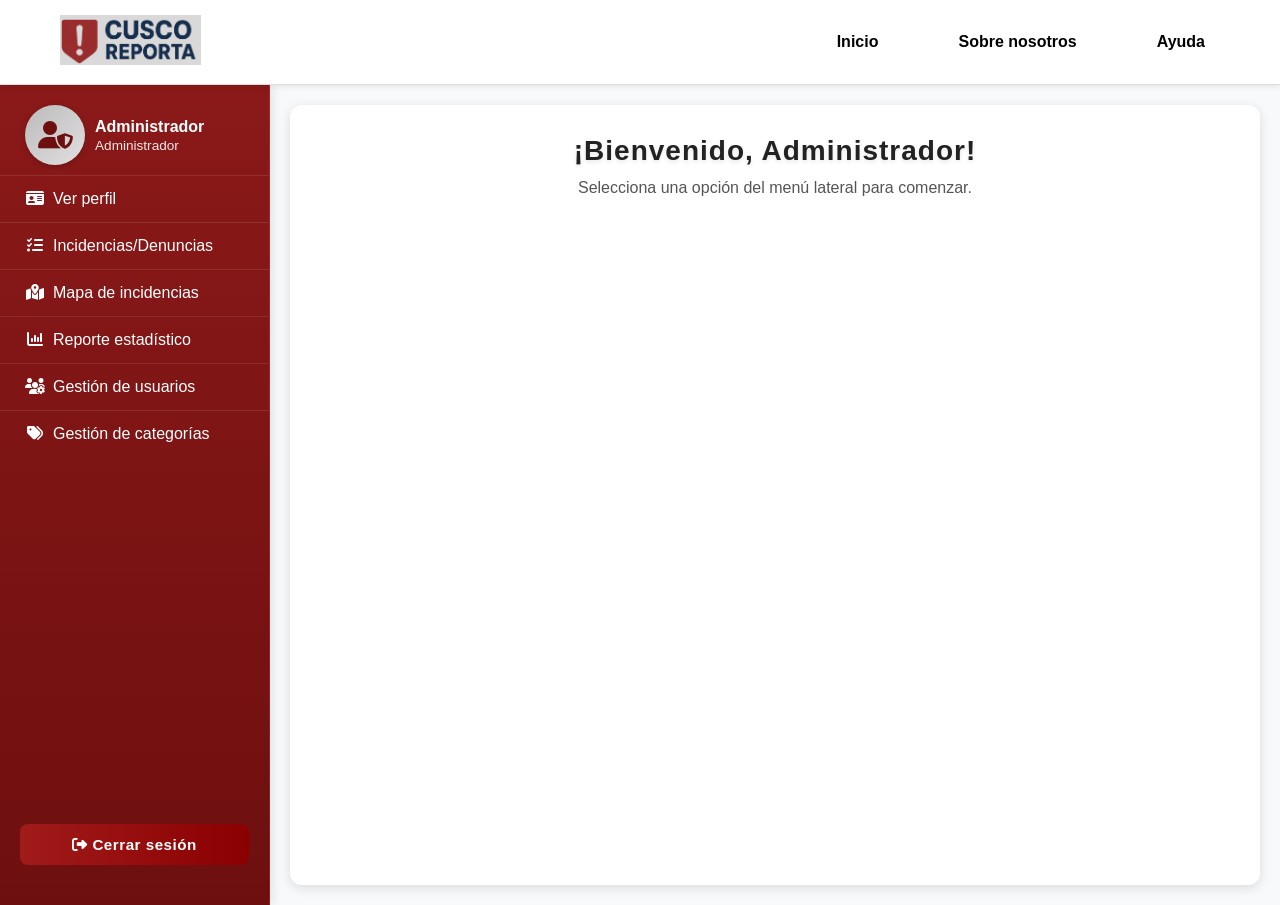
<file: html/panel_admin.html>
<!DOCTYPE html>
<html lang="es">
<head>
  <meta charset="UTF-8" />
  <meta name="viewport" content="width=device-width, initial-scale=1.0" />
  <title>Panel de Administrador - Cusco Reporta</title>
  <link rel="stylesheet" href="../css/styles.css" />
  <link rel="stylesheet" href="https://cdnjs.cloudflare.com/ajax/libs/font-awesome/6.5.0/css/all.min.css">
</head>
<body>
  <!-- ====== NAVBAR SUPERIOR ====== -->
  <header class="topbar">
    <div class="topbar__logo">
      <img src="../assents/images/CuscoReporta.png" alt="Cusco Reporta Logo">
    </div>
    <nav class="topbar__menu">
      <a href="index.html">Inicio</a>
      <a href="sobre_nosotros.html">Sobre nosotros</a>
      <a href="ayuda.html">Ayuda</a>
    </nav>
  </header>

  <!-- ====== CONTENEDOR PRINCIPAL ====== -->
  <div class="container">
    <!-- ====== SIDEBAR IZQUIERDO ====== -->
    <aside class="sidebar" style="display: flex; flex-direction: column; justify-content: flex-start;">
      <div class="sidebar__user" style="margin-bottom: 10px;">
        <div class="sidebar__avatar">
          <i class="fa-solid fa-user-shield"></i>
        </div>
        <div class="sidebar__info">
          <h3>Administrador</h3>
          <p>Administrador</p>
        </div>
      </div>

      <!-- Menú del administrador -->
      <ul class="sidebar__menu" style="margin-top: 0; padding-top: 0; list-style: none;">
        <li style="display: flex; align-items: flex-start;">
          <a href="perfil_admin.html"><i class="fa-solid fa-id-card" style="width: 20px;"></i><span style="margin-left:8px;">Ver perfil</span></a>
        </li>
        <li style="display: flex; align-items: flex-start;">
          <a href="Estado_Reporte.html"><i class="fa-solid fa-list-check" style="width: 20px;"></i><span style="margin-left:8px;">Incidencias/Denuncias</span></a>
        </li>
        <li style="display: flex; align-items: flex-start;">
          <a href="Mapa_Incidencias_Admin.html"><i class="fa-solid fa-map-location-dot" style="width: 20px;"></i><span style="margin-left:8px;">Mapa de incidencias</span></a>
        </li>
        <li style="display: flex; align-items: flex-start;">
          <a href="reporte_etadistico.html"><i class="fa-solid fa-chart-column" style="width: 20px;"></i><span style="margin-left:8px;">Reporte estadístico</span></a>
        </li>
        <li style="display: flex; align-items: flex-start;">
          <a href="gestion_usuarios.html"><i class="fa-solid fa-users-gear" style="width: 20px;"></i><span style="margin-left:8px;">Gestión de usuarios</span></a>
        </li>
        <li style="display: flex; align-items: flex-start;">
          <a href="#"><i class="fa-solid fa-tags" style="width: 20px;"></i><span style="margin-left:8px;">Gestión de categorías</span></a>
        </li>
      </ul>

      <button class="logout-btn" id="logoutBtn" style="margin-top: auto;">
        <i class="fa-solid fa-right-from-bracket"></i> Cerrar sesión
      </button>
    </aside>

    <!-- ====== CONTENIDO PRINCIPAL ====== -->
    <main class="main-content">
      <div>
        <h1>¡Bienvenido, Administrador!</h1>
        <p style="color:#555; margin-top:10px;">
          Selecciona una opción del menú lateral para comenzar.
        </p>
      </div>
    </main>
  </div>

  <!-- ====== SCRIPT ====== -->
  <script>
    document.getElementById("logoutBtn").addEventListener("click", function() {
      window.location.href = "index.html";
    });
  </script>
</body>
</html>
</file>
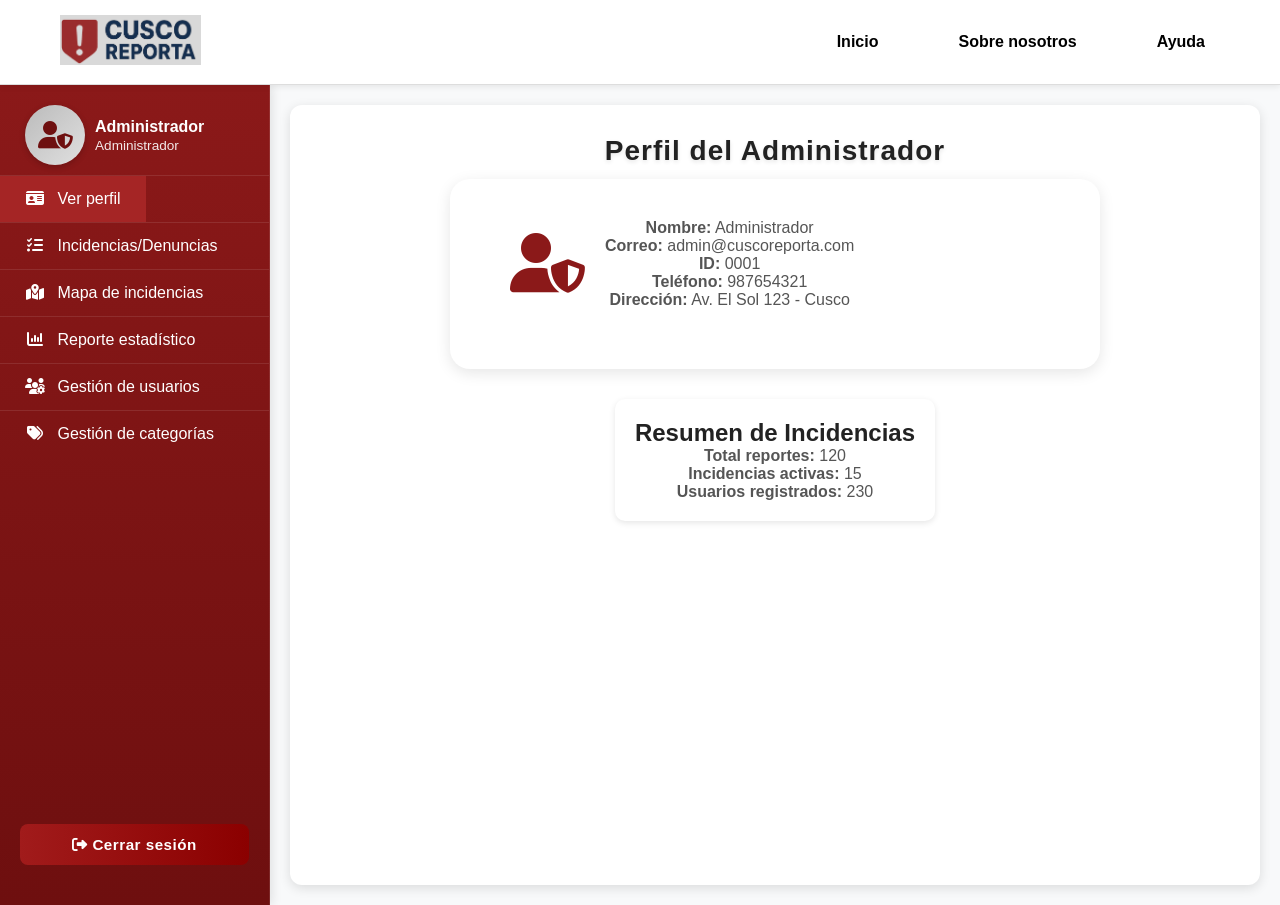
<file: html/perfil_admin.html>
<!DOCTYPE html>
<html lang="es">
<head>
  <meta charset="UTF-8" />
  <meta name="viewport" content="width=device-width, initial-scale=1.0" />
  <title>Panel de Administrador - Cusco Reporta</title>
  <link rel="stylesheet" href="../css/styles.css" />
  <link rel="stylesheet" href="https://cdnjs.cloudflare.com/ajax/libs/font-awesome/6.5.0/css/all.min.css">
</head>
<body>
  <!-- NAVBAR SUPERIOR -->
  <header class="topbar">
    <div class="topbar__logo">
      <img src="../assents/images/CuscoReporta.png" alt="Cusco Reporta Logo">
    </div>
    <nav class="topbar__menu">
      <a href="index.html">Inicio</a>
      <a href="sobre_nosotros.html">Sobre nosotros</a>
      <a href="ayuda.html">Ayuda</a>
    </nav>
  </header>

  <!-- CONTENEDOR PRINCIPAL -->
  <div class="container">
    <!-- SIDEBAR IZQUIERDO -->
    <aside class="sidebar" style="display: flex; flex-direction: column; justify-content: flex-start;">
      <div class="sidebar__user" style="margin-bottom: 10px;">
        <div class="sidebar__avatar">
          <i class="fa-solid fa-user-shield"></i>
        </div>
        <div class="sidebar__info">
          <h3>Administrador</h3>
          <p>Administrador</p>
        </div>
      </div>

      <!-- Menú del administrador -->
      <ul class="sidebar__menu" style="margin-top: 0; padding-top: 0; list-style: none;">
        <li style="display: flex; align-items: flex-start;">
          <a href="perfil_admin.html" class="active">
            <i class="fa-solid fa-id-card" style="width: 20px;"></i>
            <span style="margin-left:8px;">Ver perfil</span>
          </a>
        </li>
        <li style="display: flex; align-items: flex-start;">
          <a href="Estado_Reporte.html">
            <i class="fa-solid fa-list-check" style="width: 20px;"></i>
            <span style="margin-left:8px;">Incidencias/Denuncias</span>
          </a>
        </li>
        <li style="display: flex; align-items: flex-start;">
          <a href="Mapa_Incidencias_Admin.html">
            <i class="fa-solid fa-map-location-dot" style="width: 20px;"></i>
            <span style="margin-left:8px;">Mapa de incidencias</span>
          </a>
        </li>
        <li style="display: flex; align-items: flex-start;">
          <a href="reporte_etadistico.html">
            <i class="fa-solid fa-chart-column" style="width: 20px;"></i>
            <span style="margin-left:8px;">Reporte estadístico</span>
          </a>
        </li>
        <li style="display: flex; align-items: flex-start;">
          <a href="gestion_usuarios.html">
            <i class="fa-solid fa-users-gear" style="width: 20px;"></i>
            <span style="margin-left:8px;">Gestión de usuarios</span>
          </a>
        </li>
        <li style="display: flex; align-items: flex-start;">
          <a href="#">
            <i class="fa-solid fa-tags" style="width: 20px;"></i>
            <span style="margin-left:8px;">Gestión de categorías</span>
          </a>
        </li>
      </ul>

      <button class="logout-btn" id="logoutBtn" style="margin-top: auto;">
        <i class="fa-solid fa-right-from-bracket"></i> Cerrar sesión
      </button>
    </aside>

    <!-- CONTENIDO PRINCIPAL -->
    <main class="main-content">
      <h1>Perfil del Administrador</h1>

      <!-- Info personal -->
      <div class="perfil-container" style="margin-bottom: 30px;">
        <div style="display:flex; align-items:center; gap:20px; margin-bottom:20px;">
          <div style="font-size:60px; color:#8b1919;">
            <i class="fa-solid fa-user-shield"></i>
          </div>
          <div>
            <p><strong>Nombre:</strong> Administrador</p>
            <p><strong>Correo:</strong> admin@cuscoreporta.com</p>
            <p><strong>ID:</strong> 0001</p>
            <p><strong>Teléfono:</strong> 987654321</p>
            <p><strong>Dirección:</strong> Av. El Sol 123 - Cusco</p>
          </div>
        </div>
      </div>

      <!-- Resumen administrativo -->
      <div class="admin-resumen" style="margin-bottom:30px;">
        <div style="background:#fff; padding:20px; border-radius:10px; box-shadow:0 2px 6px rgba(0,0,0,0.1);">
          <h2>Resumen de Incidencias</h2>
          <p><strong>Total reportes:</strong> 120</p>
          <p><strong>Incidencias activas:</strong> 15</p>
          <p><strong>Usuarios registrados:</strong> 230</p>
        </div>
      </div>

      
    </main>
  </div>

  <!-- SCRIPT DE CERRAR SESIÓN -->
  <script>
    document.getElementById("logoutBtn").addEventListener("click", function() {
      window.location.href = "index.html";
    });
  </script>
</body>
</html>
</file>
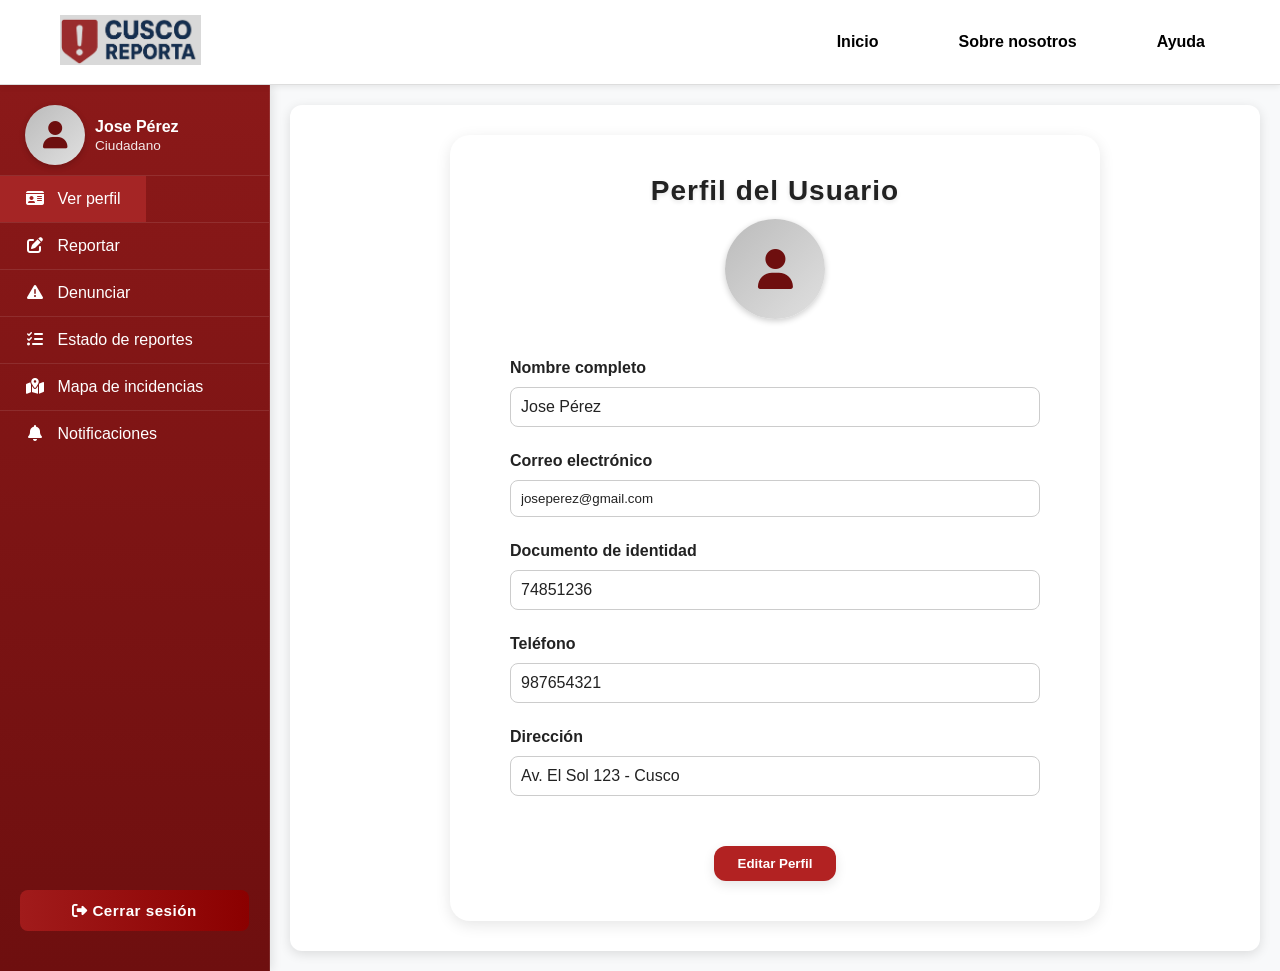
<file: html/perfil_usuario.html>
<!DOCTYPE html>
<html lang="es">
<head>
  <meta charset="UTF-8">
  <meta name="viewport" content="width=device-width, initial-scale=1.0">
  <title>Perfil de Usuario - Cusco Reporta</title>
  <link rel="stylesheet" href="../css/styles.css">
  <link rel="stylesheet" href="https://cdnjs.cloudflare.com/ajax/libs/font-awesome/6.5.0/css/all.min.css">
</head>
<body>
  <!-- NAVBAR SUPERIOR -->
  <header class="topbar">
    <div class="topbar__logo">
      <img src="../assents/images/CuscoReporta.png" alt="Cusco Reporta Logo">
    </div>
    <nav class="topbar__menu">
      <a href="index.html">Inicio</a>
      <a href="sobre_nosotros.html">Sobre nosotros</a>
      <a href="ayuda.html">Ayuda</a>
    </nav>
  </header>

  <!-- CONTENEDOR PRINCIPAL -->
  <div class="container">
    <!-- ====== SIDEBAR IZQUIERDO (ajustada como en el panel principal) ====== -->
    <aside class="sidebar" style="display: flex; flex-direction: column; justify-content: flex-start;">
      <div class="sidebar__user" style="margin-bottom: 10px;">
        <div class="sidebar__avatar">
          <i class="fa-solid fa-user"></i>
        </div>
        <div class="sidebar__info">
          <h3>Jose Pérez</h3>
          <p>Ciudadano</p>
        </div>
      </div>

      <!-- Menú del usuario -->
      <ul class="sidebar__menu" style="margin-top: 0; padding-top: 0; list-style: none;">
        <li style="display: flex; align-items: flex-start;">
          <a href="perfil_usuario.html" class="active">
            <i class="fa-solid fa-id-card" style="width: 20px;"></i>
            <span style="margin-left:8px;">Ver perfil</span>
          </a>
        </li>
        <li style="display: flex; align-items: flex-start;">
          <a href="ReportarIncidencia.html">
            <i class="fa-solid fa-pen-to-square" style="width: 20px;"></i>
            <span style="margin-left:8px;">Reportar</span>
          </a>
        </li>
        <li style="display: flex; align-items: flex-start;">
          <a href="registrar_Denuncia.html">
            <i class="fa-solid fa-triangle-exclamation" style="width: 20px;"></i>
            <span style="margin-left:8px;">Denunciar</span>
          </a>
        </li>
        <li style="display: flex; align-items: flex-start;">
          <a href="lista_incidencias.html">
            <i class="fa-solid fa-list-check" style="width: 20px;"></i>
            <span style="margin-left:8px;">Estado de reportes</span>
          </a>
        </li>
        <li style="display: flex; align-items: flex-start;">
          <a href="MapaIncidiencias(Ciudadano).html">
            <i class="fa-solid fa-map-location-dot" style="width: 20px;"></i>
            <span style="margin-left:8px;">Mapa de incidencias</span>
          </a>
        </li>
        <li style="display: flex; align-items: flex-start;">
          <a href="notificaciones.html">
            <i class="fa-solid fa-bell" style="width: 20px;"></i>
            <span style="margin-left:8px;">Notificaciones</span>
          </a>
        </li>
      </ul>

      <button class="logout-btn" id="logoutBtn" style="margin-top: auto;">
        <i class="fa-solid fa-right-from-bracket"></i> Cerrar sesión
      </button>
    </aside>

    <!-- CONTENIDO PERFIL -->
    <main class="main-content">
      <section class="perfil-container">
        <h1>Perfil del Usuario</h1>
        <form id="formPerfil" class="perfil-form">
          <div class="perfil-avatar">
            <i class="fa-solid fa-user"></i>
          </div>

          <div class="perfil-campos">
            <label>Nombre completo</label>
            <input type="text" class="campo-perfil" value="Jose Pérez" disabled>

            <label>Correo electrónico</label>
            <input type="email" class="campo-perfil" value="joseperez@gmail.com" disabled>

            <label>Documento de identidad</label>
            <input type="text" class="campo-perfil" value="74851236" disabled>

            <label>Teléfono</label>
            <input type="text" class="campo-perfil" value="987654321" disabled>

            <label>Dirección</label>
            <input type="text" class="campo-perfil" value="Av. El Sol 123 - Cusco" disabled>
          </div>

          <button type="button" id="btnEditarPerfil" class="btn">Editar Perfil</button>
        </form>
      </section>
    </main>
  </div>

  <!-- Script principal -->
  <script src="../js/main.js"></script>
</body>
</html>
</file>
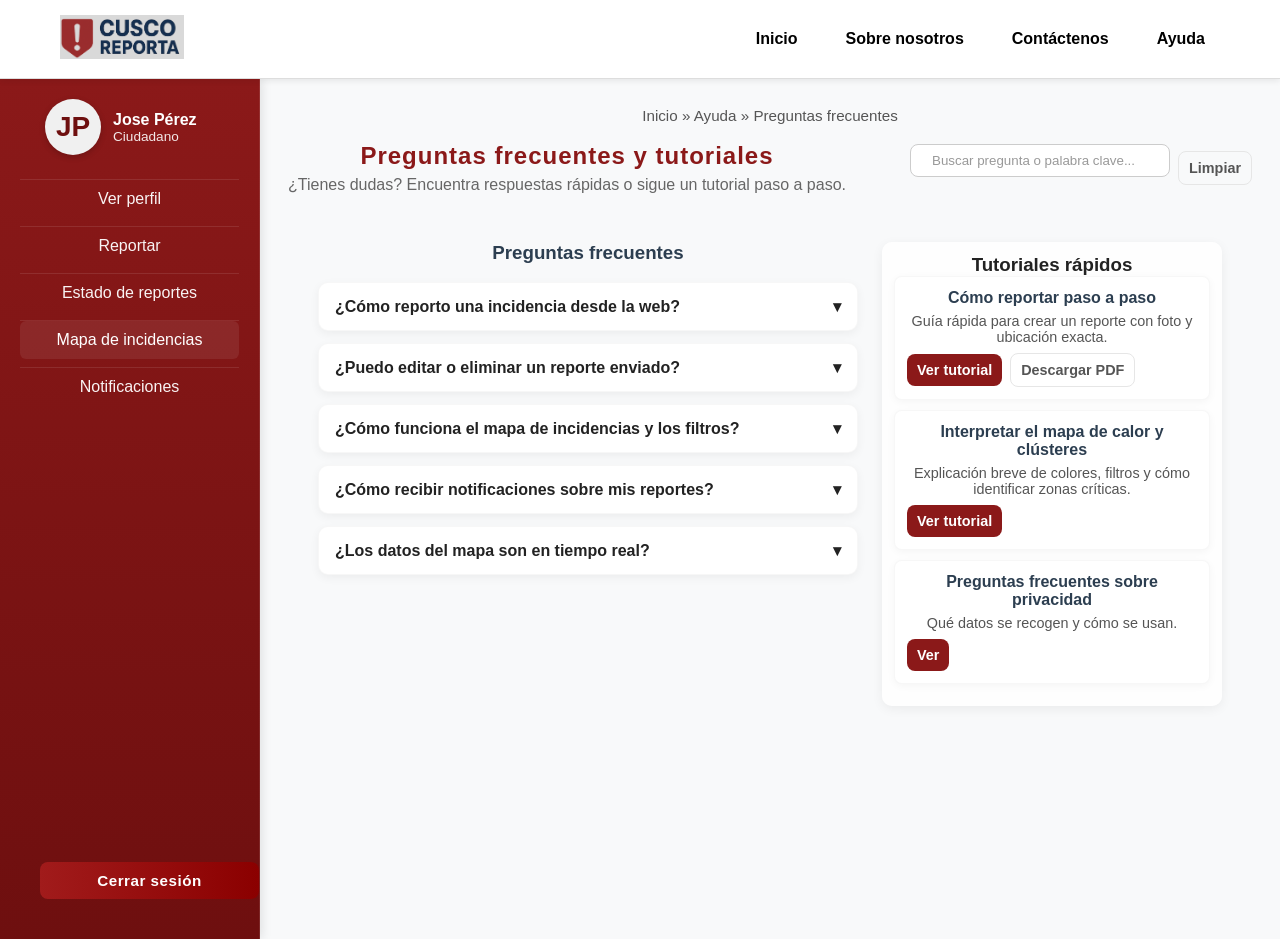
<file: html/PreguntasFrecuentes.html>
<!DOCTYPE html>
<html lang="es">
  <head>
    <meta charset="utf-8" />
    <meta name="viewport" content="width=device-width,initial-scale=1" />
    <title>Ayuda — Preguntas Frecuentes y Tutoriales - Cusco Reporta</title>

    <!-- tu CSS base -->
    <link rel="stylesheet" href="../css/styles.css" />

    <!-- Estilos adicionales (mínimos, para esta página) -->
    <style>
      /* Layout interno para que encaje con tu sidebar/topbar */
      .page-main {
        display: flex;
        gap: 24px;
        padding: 30px;
        align-items: flex-start;
      }

      .help-content {
        flex: 1;
        background: transparent;
      }

      .breadcrumb {
        font-size: 0.95rem;
        color: #555;
        margin-bottom: 18px;
      }

      .help-header {
        display: flex;
        justify-content: space-between;
        align-items: center;
        gap: 12px;
        margin-bottom: 18px;
      }

      .help-header h2 {
        color: #8b1919;
        letter-spacing: 1px;
        margin: 0;
      }

      .search-box {
        display: flex;
        gap: 8px;
        align-items: center;
      }

      .search-box input[type="search"] {
        padding: 8px 12px;
        border-radius: 8px;
        border: 1px solid #ddd;
        min-width: 260px;
      }

      /* FAQ accordion (uses <details>) */
      .faq-list {
        margin-top: 18px;
        display: grid;
        gap: 12px;
      }

      details {
        background: #fff;
        padding: 14px 16px;
        border-radius: 10px;
        box-shadow: 0 3px 10px rgba(0, 0, 0, 0.05);
        border: 1px solid rgba(0, 0, 0, 0.03);
        overflow: hidden;
      }

      summary {
        list-style: none;
        cursor: pointer;
        font-weight: 600;
        font-size: 1rem;
        color: #222;
        display: flex;
        justify-content: space-between;
        align-items: center;
        gap: 10px;
      }

      summary::-webkit-details-marker {
        display: none;
      } /* hide default arrow */

      .chevron {
        transition: transform 0.25s ease;
        transform-origin: 50% 50%;
        display: inline-block;
      }

      details[open] .chevron {
        transform: rotate(180deg);
      }

      details p {
        margin-top: 10px;
        color: #444;
        line-height: 1.6;
        font-size: 0.95rem;
      }

      /* Tutorials column */
      .right-col {
        width: 340px;
        min-width: 260px;
      }

      .tutorials {
        background: rgba(255, 255, 255, 0.9);
        padding: 12px;
        border-radius: 10px;
        box-shadow: 0 3px 12px rgba(0, 0, 0, 0.06);
      }

      .tutorial-card {
        background: #fff;
        border-radius: 8px;
        padding: 12px;
        margin-bottom: 10px;
        box-shadow: 0 2px 8px rgba(0, 0, 0, 0.04);
        border: 1px solid rgba(0, 0, 0, 0.03);
      }

      .tutorial-card h4 {
        margin: 0 0 6px;
        font-size: 1rem;
        color: #2c3e50;
      }

      .tutorial-card p {
        margin: 0 0 8px;
        font-size: 0.9rem;
        color: #555;
      }

      .tutorial-actions {
        display: flex;
        gap: 8px;
        align-items: center;
      }

      .btn-small {
        padding: 8px 10px;
        border-radius: 8px;
        border: none;
        background: #8b1919;
        color: white;
        cursor: pointer;
        font-weight: 600;
        font-size: 0.9rem;
      }

      .btn-ghost {
        background: transparent;
        color: #555;
        border: 1px solid #e6e6e6;
      }

      /* responsive */
      @media (max-width: 900px) {
        .page-main {
          flex-direction: column;
          padding: 16px;
        }
        .right-col {
          width: 100%;
          order: 2;
        }
      }
    </style>
  </head>
  <body>
    <!-- Topbar (usa tu topbar global si existe) -->
    <div class="topbar" style="position: sticky; top: 0; z-index: 30">
      <div class="topbar__logo">
        <img
          src="../assents/images/CuscoReporta.png"
          alt="Logo Cusco Reporta"
          style="height: 44px"
        />
      </div>
      <nav class="topbar__menu" style="gap: 18px">
        <a href="#">Inicio</a>
        <a href="#">Sobre nosotros</a>
        <a href="#">Contáctenos</a>
        <a href="#">Ayuda</a>
      </nav>
    </div>

    <!-- Contenedor principal con sidebar (si ya lo tienes este <aside> puede quitarse o integrarse) -->
    <div class="container" style="display: flex; gap: 0">
      <!-- SIDEBAR: si ya existe en tu base, mantenla igual; la dejo mínima para contexto -->
      <aside
        class="sidebar"
        style="
          width: 260px;
          background: linear-gradient(180deg, #8b1919, #6e0f0f);
          color: #fff;
          padding: 20px;
          min-height: calc(100vh - 70px);
          box-sizing: border-box;
        "
      >
        <div
          class="sidebar__user"
          style="
            display: flex;
            gap: 12px;
            align-items: center;
            margin-bottom: 16px;
          "
        >
          <div
            class="sidebar__avatar"
            style="
              width: 56px;
              height: 56px;
              border-radius: 50%;
              display: flex;
              align-items: center;
              justify-content: center;
              background: #f0f0f0;
              color: #6e0f0f;
              font-weight: 700;
            "
          >
            JP
          </div>
          <div class="sidebar__info">
            <h3 style="margin: 0; font-size: 1rem">Jose Pérez</h3>
            <p style="margin: 0; font-size: 0.85rem; opacity: 0.9">Ciudadano</p>
          </div>
        </div>

        <ul
          class="sidebar__menu"
          style="list-style: none; padding: 0; margin-top: 8px"
        >
          <li style="margin-bottom: 8px">
            <a
              href="#"
              style="
                color: rgba(255, 255, 255, 0.95);
                text-decoration: none;
                display: block;
                padding: 10px 12px;
                border-radius: 6px;
              "
              >Ver perfil</a
            >
          </li>
          <li style="margin-bottom: 8px">
            <a
              href="#"
              style="
                color: rgba(255, 255, 255, 0.95);
                text-decoration: none;
                display: block;
                padding: 10px 12px;
                border-radius: 6px;
              "
              >Reportar</a
            >
          </li>
          <li style="margin-bottom: 8px">
            <a
              href="#"
              style="
                color: rgba(255, 255, 255, 0.95);
                text-decoration: none;
                display: block;
                padding: 10px 12px;
                border-radius: 6px;
              "
              >Estado de reportes</a
            >
          </li>
          <li style="margin-bottom: 8px">
            <a
              href="#"
              class="active"
              style="
                background: rgba(255, 255, 255, 0.08);
                color: #fff;
                text-decoration: none;
                display: block;
                padding: 10px 12px;
                border-radius: 6px;
              "
              >Mapa de incidencias</a
            >
          </li>
          <li style="margin-bottom: 8px">
            <a
              href="#"
              style="
                color: rgba(255, 255, 255, 0.95);
                text-decoration: none;
                display: block;
                padding: 10px 12px;
                border-radius: 6px;
              "
              >Notificaciones</a
            >
          </li>
        </ul>

        <div style="margin-top: auto">
          <button
            class="logout-btn"
            style="
              width: 100%;
              padding: 10px;
              border-radius: 8px;
              border: none;
              background: linear-gradient(90deg, #a11b1b, #8b0000);
              color: #fff;
              font-weight: 600;
              cursor: pointer;
            "
          >
            Cerrar sesión
          </button>
        </div>
      </aside>

      <!-- CONTENIDO -->
      <main
        class="help-content"
        style="padding: 28px; min-height: calc(100vh - 40px)"
      >
        <!-- Breadcrumb + header -->
        <div class="breadcrumb">
          Inicio &raquo; Ayuda &raquo; Preguntas frecuentes
        </div>

        <div class="help-header">
          <div>
            <h2>Preguntas frecuentes y tutoriales</h2>
            <div style="color: #666; margin-top: 6px">
              ¿Tienes dudas? Encuentra respuestas rápidas o sigue un tutorial
              paso a paso.
            </div>
          </div>

          <div class="search-box" aria-hidden="false">
            <input
              id="faq-search"
              type="search"
              placeholder="Buscar pregunta o palabra clave..."
              aria-label="Buscar FAQ"
            />
            <button
              class="btn-small btn-ghost"
              id="clear-search"
              title="Limpiar búsqueda"
            >
              Limpiar
            </button>
          </div>
        </div>

        <div class="page-main">
          <!-- columna izquierda: FAQ -->
          <section style="flex: 1">
            <h3 style="margin: 0 0 10px; color: #2c3e50">
              Preguntas frecuentes
            </h3>

            <div class="faq-list" id="faq-list">
              <!-- Ejemplos de FAQ (details/summary para accesibilidad) -->
              <details>
                <summary>
                  ¿Cómo reporto una incidencia desde la web?
                  <span class="chevron">▾</span>
                </summary>
                <p>
                  Para reportar una incidencia, ve a la sección
                  <strong>Reportar</strong>, completa el formulario con la
                  descripción, ubicación y una foto (opcional). Haz clic en
                  "Enviar" y recibirás un número de seguimiento.
                </p>
              </details>

              <details>
                <summary>
                  ¿Puedo editar o eliminar un reporte enviado?
                  <span class="chevron">▾</span>
                </summary>
                <p>
                  Sí — solo si estás autenticado y eres el autor del reporte.
                  Accede a <strong>Estado de reportes</strong>, selecciona el
                  reporte y usa las opciones "Editar" o "Eliminar". Los
                  administradores pueden tomar otras acciones.
                </p>
              </details>

              <details>
                <summary>
                  ¿Cómo funciona el mapa de incidencias y los filtros?
                  <span class="chevron">▾</span>
                </summary>
                <p>
                  El mapa muestra marcadores por tipo (accidentes, baches,
                  incendios). Usa el filtro "Filtrar por tipo" para mostrar solo
                  las incidencias que te interesan. También puedes hacer clic en
                  un marcador para ver detalles.
                </p>
              </details>

              <details>
                <summary>
                  ¿Cómo recibir notificaciones sobre mis reportes?
                  <span class="chevron">▾</span>
                </summary>
                <p>
                  Activa las notificaciones en tu perfil y configura alertas por
                  correo o en la app móvil (si está disponible). También puedes
                  seguir el estado desde la sección "Estado de reportes".
                </p>
              </details>

              <details>
                <summary>
                  ¿Los datos del mapa son en tiempo real?
                  <span class="chevron">▾</span>
                </summary>
                <p>
                  En la versión demo los datos son simulados. En la
                  implementación real, el mapa se actualiza con datos del
                  servidor y/o sensores en tiempo real (dependiendo de la
                  integración).
                </p>
              </details>

              <!-- Agrega más detalles según necesites -->
            </div>
          </section>

          <!-- columna derecha: Tutorials / guía rápida -->
          <aside class="right-col">
            <div class="tutorials" aria-labelledby="tutorials-title">
              <h3 id="tutorials-title" style="margin-top: 0">
                Tutoriales rápidos
              </h3>

              <div class="tutorial-card">
                <h4>Cómo reportar paso a paso</h4>
                <p>
                  Guía rápida para crear un reporte con foto y ubicación exacta.
                </p>
                <div class="tutorial-actions">
                  <button class="btn-small" onclick="toggleTutorial('t1')">
                    Ver tutorial
                  </button>
                  <button class="btn-small btn-ghost" onclick="downloadGuide()">
                    Descargar PDF
                  </button>
                </div>

                <div
                  id="t1"
                  style="display: none; margin-top: 10px; color: #444"
                >
                  <ol style="padding-left: 18px; margin: 0">
                    <li>Inicia sesión en tu cuenta.</li>
                    <li>
                      Ve a <strong>Reportar</strong> y completa los campos.
                    </li>
                    <li>
                      Selecciona la ubicación en el mapa o ingresa la dirección.
                    </li>
                    <li>
                      Adjunta una foto (opcional) y haz clic en
                      <strong>Enviar</strong>.
                    </li>
                  </ol>
                </div>
              </div>

              <div class="tutorial-card">
                <h4>Interpretar el mapa de calor y clústeres</h4>
                <p>
                  Explicación breve de colores, filtros y cómo identificar zonas
                  críticas.
                </p>
                <div class="tutorial-actions">
                  <button class="btn-small" onclick="toggleTutorial('t2')">
                    Ver tutorial
                  </button>
                </div>

                <div
                  id="t2"
                  style="display: none; margin-top: 10px; color: #444"
                >
                  <p style="margin: 0">
                    Zonas con mayor concentración de reportes aparecen
                    resaltadas. Usa el filtro por tipo para segmentar.
                  </p>
                </div>
              </div>

              <div class="tutorial-card">
                <h4>Preguntas frecuentes sobre privacidad</h4>
                <p>Qué datos se recogen y cómo se usan.</p>
                <div class="tutorial-actions">
                  <button class="btn-small" onclick="toggleTutorial('t3')">
                    Ver
                  </button>
                </div>

                <div
                  id="t3"
                  style="display: none; margin-top: 10px; color: #444"
                >
                  <p style="margin: 0">
                    Tu información se utiliza para gestión de incidencias y no
                    se comparte sin tu consentimiento.
                  </p>
                </div>
              </div>
            </div>
          </aside>
        </div>
      </main>
    </div>

    <!-- Script pequeño para búsqueda y toggles -->
    <script>
      // Búsqueda simple en FAQs (filtra por texto en summary y p)
      (function () {
        const searchInput = document.getElementById("faq-search");
        const faqList = document.getElementById("faq-list");

        function filterFAQs(term) {
          const q = term.trim().toLowerCase();
          const details = faqList.querySelectorAll("details");
          details.forEach((d) => {
            const text = (
              d.querySelector("summary").innerText +
              " " +
              (d.querySelector("p")?.innerText || "")
            ).toLowerCase();
            if (!q || text.includes(q)) {
              d.style.display = "";
            } else {
              d.style.display = "none";
            }
          });
        }

        searchInput.addEventListener("input", (e) =>
          filterFAQs(e.target.value)
        );
        document
          .getElementById("clear-search")
          .addEventListener("click", () => {
            searchInput.value = "";
            filterFAQs("");
            searchInput.focus();
          });
      })();

      // Mostrar / ocultar contenido de tutoriales
      function toggleTutorial(id) {
        const el = document.getElementById(id);
        if (!el) return;
        el.style.display =
          el.style.display === "none" || el.style.display === ""
            ? "block"
            : "none";
      }

      // Acción ficticia: descargar guía
      function downloadGuide() {
        alert("Descarga simulada: aquí podrías enlazar el PDF real.");
      }
    </script>
  </body>
</html>
</file>
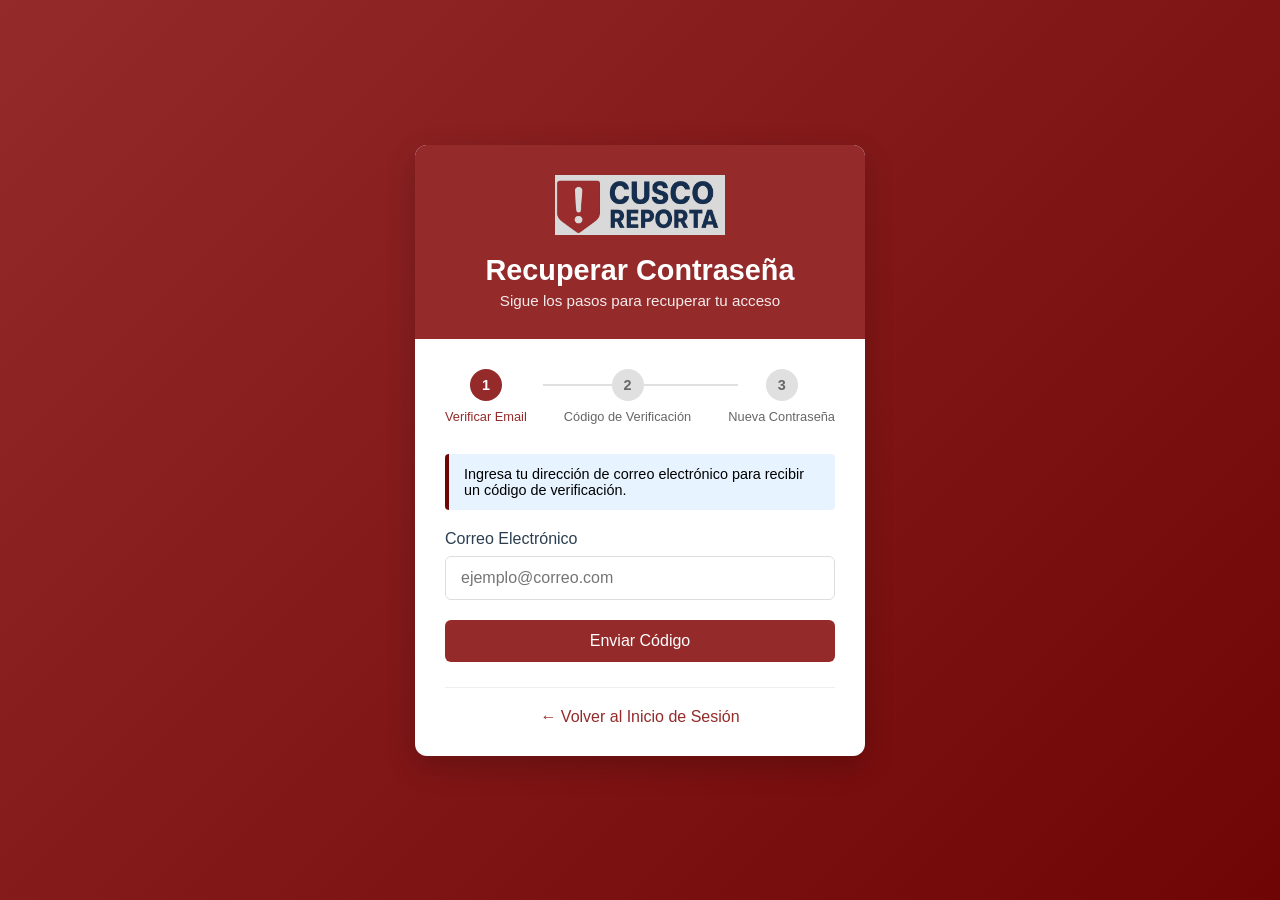
<file: html/recuperar_contrasena.html>
<!DOCTYPE html>
<html lang="es">
  <head>
    <meta charset="UTF-8" />
    <meta name="viewport" content="width=device-width, initial-scale=1.0" />
    <title>Recuperar Contraseña - Reporta Cusco</title>
    <style>
      :root {
        --primary-color: #942a2a; /* Rojo principal */
        --secondary-color: #700505; /* Rojo oscuro */
        --accent-color: #e67e22; /* Naranja para botones */
        --light-color: #f8f9fa;
        --dark-color: #2c3e50;
        --danger-color: #e74c3c;
        --success-color: #27ae60;
        --border-radius: 6px;
        --box-shadow: 0 2px 4px rgba(0, 0, 0, 0.1);
      }

      * {
        margin: 0;
        padding: 0;
        box-sizing: border-box;
        font-family: "Segoe UI", Tahoma, Geneva, Verdana, sans-serif;
      }

      body {
        background: linear-gradient(
          135deg,
          var(--primary-color),
          var(--secondary-color)
        );
        min-height: 100vh;
        display: flex;
        align-items: center;
        justify-content: center;
        padding: 20px;
      }

      .recovery-container {
        width: 100%;
        max-width: 450px;
      }

      .recovery-card {
        background: white;
        border-radius: 12px;
        box-shadow: 0 10px 30px rgba(0, 0, 0, 0.2);
        overflow: hidden;
      }

      .recovery-header {
        background: var(--primary-color);
        padding: 30px 20px;
        text-align: center;
        color: white;
      }

      .logo {
        margin-bottom: 15px;
      }

      .logo-image {
        height: 60px;
        width: auto;
      }

      .recovery-header h1 {
        font-size: 1.8rem;
        margin-bottom: 5px;
      }

      .recovery-header p {
        opacity: 0.9;
        font-size: 0.95rem;
      }

      .recovery-body {
        padding: 30px;
      }

      .recovery-steps {
        display: flex;
        justify-content: space-between;
        margin-bottom: 30px;
        position: relative;
      }

      .recovery-steps::before {
        content: "";
        position: absolute;
        top: 15px;
        left: 25%;
        right: 25%;
        height: 2px;
        background: #e0e0e0;
        z-index: 1;
      }

      .step {
        display: flex;
        flex-direction: column;
        align-items: center;
        position: relative;
        z-index: 2;
      }

      .step-circle {
        width: 32px;
        height: 32px;
        border-radius: 50%;
        background: #e0e0e0;
        color: #666;
        display: flex;
        align-items: center;
        justify-content: center;
        font-weight: bold;
        font-size: 0.9rem;
        margin-bottom: 8px;
        transition: all 0.3s ease;
      }

      .step.active .step-circle {
        background: var(--primary-color);
        color: white;
      }

      .step.completed .step-circle {
        background: var(--success-color);
        color: white;
      }

      .step-text {
        font-size: 0.8rem;
        color: #666;
        text-align: center;
      }

      .step.active .step-text {
        color: var(--primary-color);
        font-weight: 500;
      }

      .form-step {
        display: none;
      }

      .form-step.active {
        display: block;
        animation: fadeIn 0.5s ease;
      }

      @keyframes fadeIn {
        from {
          opacity: 0;
          transform: translateY(10px);
        }
        to {
          opacity: 1;
          transform: translateY(0);
        }
      }

      .form-group {
        margin-bottom: 20px;
      }

      label {
        display: block;
        margin-bottom: 8px;
        font-weight: 500;
        color: var(--dark-color);
      }

      input {
        width: 100%;
        padding: 12px 15px;
        border: 1px solid #ddd;
        border-radius: var(--border-radius);
        font-size: 1rem;
        transition: all 0.3s ease;
      }

      input:focus {
        outline: none;
        border-color: var(--primary-color);
        box-shadow: 0 0 0 3px rgba(148, 42, 42, 0.1);
      }

      .btn {
        display: inline-block;
        padding: 12px 25px;
        background-color: var(--primary-color);
        color: white;
        border: none;
        border-radius: var(--border-radius);
        cursor: pointer;
        font-size: 1rem;
        font-weight: 500;
        transition: all 0.3s ease;
        text-align: center;
        width: 100%;
      }

      .btn:hover {
        background-color: var(--secondary-color);
      }

      .btn-secondary {
        background-color: #6c757d;
      }

      .btn-secondary:hover {
        background-color: #5a6268;
      }

      .btn-accent {
        background-color: var(--accent-color);
      }

      .btn-accent:hover {
        background-color: #d35400;
      }

      .btn-block {
        display: block;
        width: 100%;
      }

      .btn-group {
        display: flex;
        gap: 10px;
        margin-top: 25px;
      }

      .btn-group .btn {
        flex: 1;
      }

      .info-text {
        background: #e7f3ff;
        border-left: 4px solid var(--secondary-color);
        padding: 12px 15px;
        margin-bottom: 20px;
        border-radius: 4px;
        font-size: 0.9rem;
      }

      .success-message {
        text-align: center;
        padding: 20px 0;
      }

      .success-icon {
        font-size: 3rem;
        color: var(--success-color);
        margin-bottom: 15px;
      }

      .code-inputs {
        display: flex;
        gap: 10px;
        justify-content: center;
        margin: 20px 0;
      }

      .code-input {
        width: 50px;
        height: 50px;
        text-align: center;
        font-size: 1.2rem;
        font-weight: bold;
        border: 2px solid #ddd;
        border-radius: var(--border-radius);
      }

      .code-input:focus {
        border-color: var(--primary-color);
      }

      .resend-link {
        text-align: center;
        margin-top: 20px;
      }

      .resend-link a {
        color: var(--primary-color);
        text-decoration: none;
      }

      .resend-link a:hover {
        text-decoration: underline;
      }

      .back-to-login {
        text-align: center;
        margin-top: 25px;
        padding-top: 20px;
        border-top: 1px solid #eee;
      }

      .back-to-login a {
        color: var(--primary-color);
        text-decoration: none;
        font-weight: 500;
      }

      .back-to-login a:hover {
        text-decoration: underline;
      }

      .password-strength {
        margin-top: 8px;
        height: 4px;
        background: #eee;
        border-radius: 2px;
        overflow: hidden;
      }

      .password-strength-bar {
        height: 100%;
        width: 0%;
        transition: all 0.3s ease;
      }

      .password-strength.weak .password-strength-bar {
        width: 33%;
        background: var(--danger-color);
      }

      .password-strength.medium .password-strength-bar {
        width: 66%;
        background: var(--accent-color);
      }

      .password-strength.strong .password-strength-bar {
        width: 100%;
        background: var(--success-color);
      }

      .password-requirements {
        margin-top: 10px;
        font-size: 0.85rem;
        color: #666;
      }

      .requirement {
        display: flex;
        align-items: center;
        margin-bottom: 5px;
      }

      .requirement.met {
        color: var(--success-color);
      }

      .requirement::before {
        content: "✗";
        margin-right: 5px;
      }

      .requirement.met::before {
        content: "✓";
      }

      /* Responsive Styles */
      @media (max-width: 480px) {
        .recovery-body {
          padding: 20px;
        }

        .recovery-steps::before {
          left: 20%;
          right: 20%;
        }

        .step-text {
          font-size: 0.75rem;
        }

        .code-input {
          width: 40px;
          height: 40px;
        }

        .btn-group {
          flex-direction: column;
        }
      }
    </style>
  </head>
  <body>
    <div class="recovery-container">
      <div class="recovery-card">
        <div class="recovery-header">
          <div class="logo">
            <!-- Logo de Reporta Cusco -->

            <img
              src="../assents/images/CuscoReporta.png"
              alt="Reporta Cusco"
              class="logo-image"
            />

            <!-- Si no tienes logo, puedes usar texto -->
            <!-- <h1>Reporta Cusco</h1> -->
          </div>
          <h1>Recuperar Contraseña</h1>
          <p>Sigue los pasos para recuperar tu acceso</p>
        </div>

        <div class="recovery-body">
          <!-- Indicador de pasos -->
          <div class="recovery-steps">
            <div class="step active" id="step1">
              <div class="step-circle">1</div>
              <div class="step-text">Verificar Email</div>
            </div>
            <div class="step" id="step2">
              <div class="step-circle">2</div>
              <div class="step-text">Código de Verificación</div>
            </div>
            <div class="step" id="step3">
              <div class="step-circle">3</div>
              <div class="step-text">Nueva Contraseña</div>
            </div>
          </div>

          <!-- Paso 1: Ingresar email -->
          <div class="form-step active" id="formStep1">
            <div class="info-text">
              Ingresa tu dirección de correo electrónico para recibir un código
              de verificación.
            </div>

            <div class="form-group">
              <label for="email">Correo Electrónico</label>
              <input
                type="email"
                id="email"
                placeholder="ejemplo@correo.com"
                required
              />
            </div>

            <button class="btn" onclick="nextStep(2)">Enviar Código</button>

            <div class="back-to-login">
              <a href="iniciar-sesion.html">← Volver al Inicio de Sesión</a>
            </div>
          </div>

          <!-- Paso 2: Ingresar código -->
          <div class="form-step" id="formStep2">
            <div class="info-text">
              Hemos enviado un código de 6 dígitos a tu correo electrónico.
              Ingresa el código a continuación.
            </div>

            <div class="code-inputs">
              <input
                type="text"
                class="code-input"
                maxlength="1"
                oninput="moveToNext(this, 1)"
              />
              <input
                type="text"
                class="code-input"
                maxlength="1"
                oninput="moveToNext(this, 2)"
              />
              <input
                type="text"
                class="code-input"
                maxlength="1"
                oninput="moveToNext(this, 3)"
              />
              <input
                type="text"
                class="code-input"
                maxlength="1"
                oninput="moveToNext(this, 4)"
              />
              <input
                type="text"
                class="code-input"
                maxlength="1"
                oninput="moveToNext(this, 5)"
              />
              <input
                type="text"
                class="code-input"
                maxlength="1"
                oninput="moveToNext(this, 6)"
              />
            </div>

            <div class="resend-link">
              ¿No recibiste el código?
              <a href="#" onclick="resendCode()">Reenviar código</a>
            </div>

            <div class="btn-group">
              <button class="btn btn-secondary" onclick="prevStep(1)">
                Atrás
              </button>
              <button class="btn" onclick="nextStep(3)">
                Verificar Código
              </button>
            </div>
          </div>

          <!-- Paso 3: Nueva contraseña -->
          <div class="form-step" id="formStep3">
            <div class="info-text">
              Crea una nueva contraseña segura para tu cuenta.
            </div>

            <div class="form-group">
              <label for="newPassword">Nueva Contraseña</label>
              <input
                type="password"
                id="newPassword"
                placeholder="Ingresa tu nueva contraseña"
                oninput="checkPasswordStrength()"
                required
              />
              <div class="password-strength" id="passwordStrength">
                <div class="password-strength-bar"></div>
              </div>
              <div class="password-requirements" id="passwordRequirements">
                <div class="requirement" id="reqLength">
                  Al menos 8 caracteres
                </div>
                <div class="requirement" id="reqUppercase">
                  Una letra mayúscula
                </div>
                <div class="requirement" id="reqLowercase">
                  Una letra minúscula
                </div>
                <div class="requirement" id="reqNumber">Un número</div>
                <div class="requirement" id="reqSpecial">
                  Un carácter especial
                </div>
              </div>
            </div>

            <div class="form-group">
              <label for="confirmPassword">Confirmar Contraseña</label>
              <input
                type="password"
                id="confirmPassword"
                placeholder="Repite tu nueva contraseña"
                oninput="checkPasswordMatch()"
                required
              />
              <div
                id="passwordMatch"
                style="font-size: 0.85rem; margin-top: 5px"
              ></div>
            </div>

            <div class="btn-group">
              <button class="btn btn-secondary" onclick="prevStep(2)">
                Atrás
              </button>
              <button class="btn" onclick="completeRecovery()">
                Cambiar Contraseña
              </button>
            </div>
          </div>

          <!-- Paso 4: Éxito -->
          <div class="form-step" id="formStep4">
            <div class="success-message">
              <div class="success-icon">✓</div>
              <h3>¡Contraseña Restablecida!</h3>
              <p>
                Tu contraseña ha sido cambiada exitosamente. Ahora puedes
                iniciar sesión con tu nueva contraseña.
              </p>
              <button
                class="btn"
                onclick="goToLogin()"
                style="margin-top: 20px"
              >
                Iniciar Sesión
              </button>
            </div>
          </div>
        </div>
      </div>
    </div>

    <script>
      // Navegación entre pasos
      function nextStep(step) {
        // Ocultar todos los pasos
        document.querySelectorAll(".form-step").forEach((step) => {
          step.classList.remove("active");
        });

        // Mostrar el paso actual
        document.getElementById("formStep" + step).classList.add("active");

        // Actualizar indicador de pasos
        document.querySelectorAll(".step").forEach((s, index) => {
          if (index + 1 < step) {
            s.classList.add("completed");
            s.classList.remove("active");
          } else if (index + 1 === step) {
            s.classList.add("active");
            s.classList.remove("completed");
          } else {
            s.classList.remove("active", "completed");
          }
        });
      }

      function prevStep(step) {
        nextStep(step);
      }

      // Navegación entre inputs de código
      function moveToNext(input, nextIndex) {
        if (input.value.length === 1) {
          const nextInput = document.querySelectorAll(".code-input")[nextIndex];
          if (nextInput) {
            nextInput.focus();
          }
        }
      }

      // Reenviar código
      function resendCode() {
        alert(
          "Se ha reenviado el código de verificación a tu correo electrónico."
        );
      }

      // Verificar fortaleza de contraseña
      function checkPasswordStrength() {
        const password = document.getElementById("newPassword").value;
        const strengthBar = document.getElementById("passwordStrength");
        const requirements = document.getElementById("passwordRequirements");

        // Reiniciar
        strengthBar.className = "password-strength";
        document.querySelectorAll(".requirement").forEach((req) => {
          req.classList.remove("met");
        });

        let strength = 0;

        // Longitud
        if (password.length >= 8) {
          strength++;
          document.getElementById("reqLength").classList.add("met");
        }

        // Mayúsculas
        if (/[A-Z]/.test(password)) {
          strength++;
          document.getElementById("reqUppercase").classList.add("met");
        }

        // Minúsculas
        if (/[a-z]/.test(password)) {
          strength++;
          document.getElementById("reqLowercase").classList.add("met");
        }

        // Números
        if (/[0-9]/.test(password)) {
          strength++;
          document.getElementById("reqNumber").classList.add("met");
        }

        // Caracteres especiales
        if (/[^A-Za-z0-9]/.test(password)) {
          strength++;
          document.getElementById("reqSpecial").classList.add("met");
        }

        // Actualizar barra de fortaleza
        if (strength > 0) {
          if (strength <= 2) {
            strengthBar.classList.add("weak");
          } else if (strength <= 4) {
            strengthBar.classList.add("medium");
          } else {
            strengthBar.classList.add("strong");
          }
        }
      }

      // Verificar coincidencia de contraseñas
      function checkPasswordMatch() {
        const password = document.getElementById("newPassword").value;
        const confirmPassword =
          document.getElementById("confirmPassword").value;
        const matchElement = document.getElementById("passwordMatch");

        if (confirmPassword === "") {
          matchElement.textContent = "";
          matchElement.style.color = "";
        } else if (password === confirmPassword) {
          matchElement.textContent = "✓ Las contraseñas coinciden";
          matchElement.style.color = "var(--success-color)";
        } else {
          matchElement.textContent = "✗ Las contraseñas no coinciden";
          matchElement.style.color = "var(--danger-color)";
        }
      }

      // Completar recuperación
      function completeRecovery() {
        const password = document.getElementById("newPassword").value;
        const confirmPassword =
          document.getElementById("confirmPassword").value;

        if (password !== confirmPassword) {
          alert("Las contraseñas no coinciden. Por favor, verifica.");
          return;
        }

        if (password.length < 8) {
          alert("La contraseña debe tener al menos 8 caracteres.");
          return;
        }

        // Simular éxito
        nextStep(4);
      }

      // Ir al login
      function goToLogin() {
        window.location.href = "index.html";
      }

      // Inicializar
      document.addEventListener("DOMContentLoaded", function () {
        // Enfocar el primer input de código automáticamente
        document.querySelector(".code-input")?.focus();
      });
    </script>
  </body>
</html>
</file>
<file: css/sobre_nosotros.css>
/* --------------------------------------------- */
/*  ESTILOS PARA LA PÁGINA "SOBRE NOSOTROS"     */
/* --------------------------------------------- */

body {
  font-family: 'Poppins', sans-serif;
  background: #f7f7f7;
  margin: 0;
  padding: 0;
}

/* ===== HERO (Rojo bonito y centrado) ===== */
.hero--red {
  display: flex;
  flex-direction: column;  /* vertical */
  align-items: center;
  text-align: center;
  padding: 60px 20px;
  background: linear-gradient(135deg, #7b1616, #b71b1b);
  color: white;
  border-radius: 14px;
  margin: 40px auto;
  width: 90%;
  max-width: 1100px;
}

.hero--red h1 {
  font-size: 3rem;
  font-weight: 700;
  margin-bottom: 10px;
}

.hero--red p {
  max-width: 800px;
  font-size: 1.15rem;
  line-height: 1.6;
}

/* ===== SECCIONES (Quiénes somos / Misión / Visión) ===== */
.main section {
  width: 90%;
  max-width: 1100px;
  margin: 40px auto;
  display: flex;
  flex-direction: row; /* horizontal */
  align-items: center;
  gap: 40px;
  background: #ffffff;
  padding: 35px 25px;
  border-radius: 14px;
  box-shadow: 0 4px 15px rgba(0,0,0,0.06);
}

.main section:nth-child(even) {
  flex-direction: row-reverse; /* alterna lado de texto e imagen */
}

.main section h2 {
  color: #8B1E1E;
  font-size: 2rem;
  margin-bottom: 15px;
  font-weight: 700;
}

.main section p {
  max-width: 500px;
  color: #333;
  font-size: 1.05rem;
  line-height: 1.6;
}

/* ===== FEATURES ===== */
.features {
  width: 90%;
  max-width: 1100px;
  margin: 50px auto;
  text-align: center;
}

.features h2 {
  font-size: 2.2rem;
  font-weight: 700;
  color: #7a1a1a;
  margin-bottom: 35px;
}

/* Tarjetas en horizontal */
.features-column {
  display: flex;
  flex-direction: row; /* horizontal */
  justify-content: space-between;
  flex-wrap: wrap;
  gap: 20px;
  width: 100%;
}

.feature, .feature--red {
  display: flex;
  flex-direction: column;
  align-items: center;
  text-align: center;
  flex: 1 1 30%;
  min-width: 250px;
  background: #fff;
  border-left: 6px solid #8B1E1E;
  padding: 25px;
  border-radius: 12px;
  box-shadow: 0 4px 15px rgba(0,0,0,0.1);
  transition: .2s;
}

.feature--red:hover {
  transform: translateY(-6px);
  box-shadow: 0 6px 22px rgba(0,0,0,0.15);
}

.feature--red img {
  width: 65px;
  margin-bottom: 12px;
}

.feature--red h3 {
  font-size: 1.4rem;
  color: #8B1E1E;
  margin-bottom: 10px;
}

.feature--red p {
  font-size: 1rem;
  color: #333;
  line-height: 1.5;
}

/* ====== RESET GENERAL ====== */
* {
  margin: 0;
  padding: 0;
  box-sizing: border-box;
  font-family: 'Poppins', sans-serif;
}

/* ====== NAVBAR ====== */
.navbar {
  width: 100%;
  background-color: #d9d9d9;
  display: flex;
  justify-content: space-between;
  align-items: center;
  padding: 8px 50px;
  box-shadow: 0 2px 6px rgba(0,0,0,0.1);
}

.navbar__left {
  display: flex;
  align-items: center;
  gap: 12px;
}

.navbar__logo {
  height: 48px;
  object-fit: contain;
}

.navbar__menu {
  display: flex;
  align-items: center;
  gap: 25px;
}

.navbar__menu a {
  text-decoration: none;
  font-weight: 600;
  color: #111;
  transition: color 0.3s ease;
}

.navbar__menu a:hover {
  color: #b71c1c;
}

header {
  display: flex;
  align-items: center;
  justify-content: space-between;
  background-color: #e5e5e5;
  padding: 10px 40px;
}

.logo {
  display: flex;
  align-items: center;
  gap: 10px;
}

.logo img {
  height: 40px;
}

nav a {
  text-decoration: none;
  color: #000;
  margin: 0 15px;
  font-weight: bold;
}

nav a:hover {
  color: #b22222;
}

/* ====== SECCIÓN PRINCIPAL ====== */
.main {
  flex: 1;
  display: flex;
  flex-direction: column;
  align-items: center;
  justify-content: center;
  padding: 50px 20px;
}

.denuncia {
  text-align: center;
  max-width: 950px;
  background: #fff;
  padding: 60px 40px;
  border-radius: 20px;
  box-shadow: 0 5px 25px rgba(0,0,0,0.1);
}

.denuncia h1 {
  font-size: 2rem;
  font-weight: 700;
  margin-bottom: 15px;
}

.denuncia p {
  font-size: 1rem;
  color: #444;
  margin-bottom: 50px;
  line-height: 1.6;
}

/* ====== RESPONSIVE ====== */
@media (max-width: 768px) {
  .navbar {
    flex-direction: column;
    gap: 10px;
    padding: 10px 20px;
  }

  .navbar__menu {
    flex-wrap: wrap;
    justify-content: center;
    gap: 15px;
  }

  .main section {
    flex-direction: column; /* vuelve vertical en móvil */
    text-align: center;
  }

  .features-column {
    flex-direction: column;
    gap: 20px;
  }

  .feature {
    width: 100%;
  }
}
</file>
<file: css/styles.css>
/* Css para la pagina inicial*/
/* ===== HERO RED ===== */
.hero--red {
  display: flex;
  justify-content: space-between;
  align-items: center;
  padding: 60px 5%;
  background: linear-gradient(135deg, #8B1E1E, #C62828);
  color: white;
  border-radius: 14px;
  margin-top: 25px;
  gap: 30px;
}

.hero__text h1 {
  font-size: 3rem;
  font-weight: 700;
  margin-bottom: 10px;
}

.hero__text p {
  font-size: 1.15rem;
  margin-bottom: 20px;
  line-height: 1.5;
  max-width: 450px;
}

.hero__btn {
  display: inline-block;
  padding: 12px 26px;
  background: #ffffff;
  color: #8B1E1E;
  font-weight: 700;
  border-radius: 10px;
  text-decoration: none;
  transition: .2s;
}

.hero__btn:hover {
  background: #f2e5e5;
}

.hero__img img {
  width: 330px;
  filter: drop-shadow(0 6px 18px rgba(0,0,0,0.25));
}



/* ===== FEATURES ===== */
.features {
  margin-top: 50px;
  text-align: center;
}

.features h2 {
  font-size: 2rem;
  font-weight: 700;
  color: #7a1a1a;
  margin-bottom: 30px;
}

.features__grid {
  display: grid;
  grid-template-columns: repeat(4, 1fr);
  gap: 22px;
}

.feature--red {
  background: white;
  border-left: 6px solid #8B1E1E;
  padding: 20px;
  border-radius: 10px;
  box-shadow: 0 5px 18px rgba(0,0,0,0.08);
  transition: .2s;
}

.feature--red:hover {
  transform: translateY(-5px);
  box-shadow: 0 6px 22px rgba(0,0,0,0.15);
}

.feature img {
  width: 60px;
  margin-bottom: 12px;
}

.feature h3 {
  margin-bottom: 8px;
  font-size: 1.2rem;
  color: #8B1E1E;
}

.feature p {
  color: #333;
  font-size: 0.95rem;
}
.features {
  text-align: center;
}

.features__grid {
  display: flex;
  justify-content: center;   /* CENTRA TODA LA FILA */
  align-items: flex-start;
  gap: 40px;
  flex-wrap: wrap;
  margin: 0 auto;
  width: 100%;
  max-width: 1100px;         /* evita que se pegue a un lado */
}

.feature {
  width: 250px;
  padding: 25px;
  background: #fff;
  border-radius: 14px;
  text-align: center;        /* centra contenido */
  box-shadow: 0 4px 14px rgba(0,0,0,0.12);
}


/* ====== RESET GENERAL ====== */
* {
  margin: 0;
  padding: 0;
  box-sizing: border-box;
  font-family: 'Poppins', sans-serif;
}

body {
  background-color: #f8f9fa;
  color: #222;
  min-height: 100vh;
  display: flex;
  flex-direction: column;
  font-family: Arial, sans-serif; /* compatibilidad con nuevo */
  text-align: center;
}

/* ====== NAVBAR ORIGINAL ====== */
.navbar {
  width: 100%;
  background-color: #d9d9d9;
  display: flex;
  justify-content: space-between;
  align-items: center;
  padding: 8px 50px;
  box-shadow: 0 2px 6px rgba(0,0,0,0.1);
}

.navbar__left {
  display: flex;
  align-items: center;
  gap: 12px;
}

.navbar__logo {
  height: 48px;
  object-fit: contain;
}

.navbar__menu {
  display: flex;
  align-items: center;
  gap: 25px;
}

.navbar__menu a {
  text-decoration: none;
  font-weight: 600;
  color: #111;
  transition: color 0.3s ease;
}

.navbar__menu a:hover {
  color: #b71c1c;
}

/* ====== NUEVO HEADER (COMPATIBLE) ====== */
header {
  display: flex;
  align-items: center;
  justify-content: space-between;
  background-color: #e5e5e5;
  padding: 10px 40px;
}

.logo {
  display: flex;
  align-items: center;
  gap: 10px;
}

.logo img {
  height: 40px;
}

nav a {
  text-decoration: none;
  color: #000;
  margin: 0 15px;
  font-weight: bold;
}

nav a:hover {
  color: #b22222;
}

/* ====== SECCIÓN PRINCIPAL (ORIGINAL) ====== */
.main {
  flex: 1;
  display: flex;
  align-items: center;
  justify-content: center;
  padding: 50px 20px;
}

.denuncia {
  text-align: center;
  max-width: 950px;
  background: #fff;
  padding: 60px 40px;
  border-radius: 20px;
  box-shadow: 0 5px 25px rgba(0,0,0,0.1);
}

.denuncia h1 {
  font-size: 2rem;
  font-weight: 700;
  margin-bottom: 15px;
}

.denuncia p {
  font-size: 1rem;
  color: #444;
  margin-bottom: 50px;
  line-height: 1.6;
}

/* ====== OPCIONES ORIGINAL ====== */
.denuncia__opciones {
  display: flex;
  justify-content: center;
  flex-wrap: wrap;
  gap: 70px;
  margin-bottom: 40px;
}

.opcion {
  text-align: center;
}

.opcion h2 {
  font-size: 1.1rem;
  font-weight: 700;
  margin-bottom: 20px;
}

/* ====== OPCIONES NUEVO (circle/option) ====== */
.options {
  display: flex;
  justify-content: center;
  gap: 80px;
  margin-bottom: 40px;
}

.option {
  text-align: center;
}

.circle,
.icono {
  width: 150px;
  height: 150px;
  border-radius: 50%;
  display: flex;
  align-items: center;
  justify-content: center;
  margin: 0 auto 15px;
  border: 10px solid #600;
  background-color: #fff;
  box-shadow: 0 8px 20px rgba(0,0,0,0.1);
  transition: transform 0.3s ease;
}

.circle img,
.icono img {
  width: 70px;
}

.icono.red {
  border-color: #8b0000;
}

.icono.blue {
  border-color: #004aad;
}

.icono:hover,
.circle:hover {
  transform: scale(1.08);
}

/* ====== BOTONES ====== */
.boton,
.btn {
  display: inline-block;
  padding: 10px 24px;
  border-radius: 12px;
  font-weight: 600;
  text-decoration: none;
  color: #fff;
  background-color: #b22222;
  transition: background-color 0.3s ease;
  box-shadow: 0 4px 12px rgba(0,0,0,0.1);
  border: none;
  cursor: pointer;
}

.boton.red,
.btn.red {
  background-color: #8b0000;
}

.boton.red:hover,
.btn.red:hover {
  background-color: #a40000;
}

.boton.blue {
  background-color: #004aad;
}

.boton.blue:hover {
  background-color: #00378a;
}

.btn:hover {
  background-color: #8b0000;
}

/* ====== INPUTS ====== */
input {
  border: none;
  border-radius: 15px;
  background-color: #b22222;
  padding: 10px;
  width: 250px;
  color: white;
  text-align: center;
  margin-bottom: 15px;
}

input::placeholder {
  color: #fff;
}

input[type="text"],
input[type="password"] {
  font-size: 1rem;
}

button:focus,
input:focus {
  outline: none;
}

/* ====== TEXTO FINAL ====== */
.confia {
  font-weight: 700;
  font-size: 1.3rem;
  margin-top: 25px;
}

/* ====== RESPONSIVE ====== */
@media (max-width: 768px) {
  .navbar {
    flex-direction: column;
    gap: 10px;
    padding: 10px 20px;
  }

  .navbar__menu {
    flex-wrap: wrap;
    justify-content: center;
    gap: 15px;
  }

  .denuncia {
    padding: 40px 20px;
  }

  .denuncia__opciones {
    gap: 40px;
  }

  .options {
    flex-wrap: wrap;
    gap: 40px;
  }
}


/* ====== PARA EL PANEL INICIAL: ====== */
/* ====== LAYOUT PANEL DE USUARIO ====== */
.topbar {
  width: 100%;
  background-color: #fff;
  display: flex;
  justify-content: space-between;
  align-items: center;
  padding: 15px 60px;
  border-bottom: 1px solid #ccc;
}

.topbar__logo img {
  height: 50px;
}

.topbar__menu {
  display: flex;
  gap: 50px;
}

.topbar__menu a {
  text-decoration: none;
  color: #000;
  font-weight: 600;
}

.topbar__menu a:hover {
  color: #b71c1c;
}

/* ====== CONTENEDOR PRINCIPAL ====== */
.container {
  display: flex;
  min-height: calc(100vh - 80px); /* Resta la altura del topbar */
}

/* ====== SIDEBAR ====== */
.sidebar {
  width: 270px;
  background-color: #8b1919;
  color: #fff;
  display: flex;
  flex-direction: column;
  justify-content: space-between;
  padding: 20px 0;
}

.sidebar__user {
  text-align: left;
  padding: 0 25px;
  display: flex;
  align-items: center;
  gap: 10px;
  margin-bottom: 20px;
}

.sidebar__avatar {
  width: 60px;
  height: 60px;
  border-radius: 50%;
  background-color: #c4c4c4;
}

.sidebar__info h3 {
  font-size: 1rem;
  font-weight: 600;
  margin-bottom: 2px;
}

.sidebar__info p {
  font-size: 0.85rem;
  opacity: 0.9;
}

/* ====== MENÚ DEL SIDEBAR ====== */
.sidebar__menu {
  list-style: none;
  padding: 0;
  margin-top: 10px;
}

.sidebar__menu li {
  border-top: 1px solid rgba(255,255,255,0.1);
}

.sidebar__menu li a {
  display: block;
  color: #fff;
  text-decoration: none;
  padding: 14px 25px;
  transition: background 0.3s ease;
}

.sidebar__menu li a:hover,
.sidebar__menu li a.active {
  background-color: #a52525;
}

/* ====== BOTÓN DE CERRAR SESIÓN ====== */
.logout-btn {
  background-color: #b22222;
  border: none;
  color: white;
  padding: 12px 0;
  font-weight: bold;
  cursor: pointer;
  margin: 20px;
  border-radius: 5px;
  transition: background-color 0.3s;
}

.logout-btn:hover {
  background-color: #a11b1b;
}

/* ====== CONTENIDO PRINCIPAL ====== */
.main-content {
  flex: 1;
  background-color: #fff;
  display: flex;
  align-items: center;
  justify-content: center;
}

.main-content h1 {
  font-size: 1.8rem;
  font-weight: 700;
}
/* ====== MODERNIZACIÓN SUAVE ====== */

/* Sombra y borde suave en topbar y sidebar */
.topbar {
  background: #fff;
  border-bottom: 1px solid #ddd;
  box-shadow: 0 2px 6px rgba(0,0,0,0.08);
  position: sticky;
  top: 0;
  z-index: 10;
}

.sidebar {
  background: linear-gradient(180deg, #8b1919 0%, #6e0f0f 100%);
  box-shadow: 2px 0 10px rgba(0,0,0,0.1);
  border-right: 1px solid rgba(255,255,255,0.1);
}

/* Animación sutil de hover en los enlaces */
.sidebar__menu li a {
  position: relative;
  overflow: hidden;
}

.sidebar__menu li a::after {
  content: "";
  position: absolute;
  bottom: 0;
  left: -100%;
  width: 100%;
  height: 2px;
  background-color: #fff;
  transition: left 0.3s ease;
}

.sidebar__menu li a:hover::after {
  left: 0;
}

/* Efecto de avatar más moderno */
.sidebar__avatar {
  background: linear-gradient(135deg, #bbb, #e0e0e0);
  display: flex;
  align-items: center;
  justify-content: center;
  color: #6e0f0f;
  font-size: 28px;
  box-shadow: 0 2px 6px rgba(0,0,0,0.2);
}

/* Botón de cerrar sesión más elegante */
.logout-btn {
  background: linear-gradient(90deg, #a11b1b, #8b0000);
  border-radius: 8px;
  font-size: 0.95rem;
  letter-spacing: 0.5px;
  transition: all 0.3s ease;
}

.logout-btn:hover {
  background: linear-gradient(90deg, #b61e1e, #9b0f0f);
  transform: translateY(-1px);
}

/* Fondo del contenido principal */
.main-content {
  background: #f9f9f9;
  padding: 40px;
}

.main-content h1 {
  color: #8b1919;
  font-size: 2.2rem;
  letter-spacing: 1px;
  text-shadow: 0 2px 4px rgba(0,0,0,0.1);
}

/* Animación de aparición */
@keyframes fadeIn {
  from { opacity: 0; transform: translateY(10px); }
  to { opacity: 1; transform: translateY(0); }
}

.main-content, .sidebar__menu li, .topbar {
  animation: fadeIn 0.6s ease both;
}

/*PARA REGISTRAR DENUNCIA*/
/* ====== FORMULARIO DE DENUNCIA ====== */
.denuncia-form {
  text-align: left;
  background-color: #fff;
  margin: 25px;
  padding: 30px;
  border-radius: 20px;
  box-shadow: 0 4px 15px rgba(0,0,0,0.1);
}

.denuncia-form h1 {
  color: #800000;
  text-align: center;
  margin-bottom: 30px;
}

.formulario {
  display: flex;
  flex-direction: column;
  gap: 20px;
}

.fila {
  display: flex;
  flex-wrap: wrap;
  gap: 15px;
}

.campo {
  flex: 1;
  min-width: 220px;
  display: flex;
  flex-direction: column;
}

.campo label {
  font-weight: bold;
  margin-bottom: 6px;
}

.campo input,
.campo select,
.campo textarea {
  padding: 10px;
  border-radius: 6px;
  border: 1px solid #ccc;
}

.form-titulo {
  color: #b22222;
  margin-top: 10px;
  font-size: 1.1rem;
  border-bottom: 1px solid #ddd;
  padding-bottom: 6px;
}

.mapa {
  background-color: #e9ecef;
  border: 1px dashed #aaa;
  border-radius: 10px;
  padding: 20px;
  text-align: center;
  margin-bottom: 10px;
  color: #555;
}

.btn-principal {
  background-color: #800000;
  color: #fff;
  border: none;
  padding: 12px;
  border-radius: 8px;
  cursor: pointer;
  font-weight: bold;
}

.btn-principal:hover {
  background-color: #a40000;
}

.btn-secundario {
  background-color: #6c757d;
  color: white;
  border: none;
  padding: 10px;
  border-radius: 8px;
  cursor: pointer;
  transition: 0.3s;
}

.btn-secundario:hover {
  background-color: #5a6268;
}

/*PARA PERFIL USUARIO SE AGREGO:*/

/* ====== PERFIL DE USUARIO ====== */
.perfil-container {
  background-color: #fff;
  padding: 40px 60px;
  border-radius: 20px;
  box-shadow: 0 4px 15px rgba(0,0,0,0.1);
  width: 100%;
  max-width: 650px;
  text-align: center;
}

.perfil-container h1 {
  color: #8b1919;
  margin-bottom: 25px;
}

.perfil-avatar {
  width: 100px;
  height: 100px;
  border-radius: 50%;
  background: linear-gradient(135deg, #bbb, #e0e0e0);
  display: flex;
  align-items: center;
  justify-content: center;
  margin: 0 auto 25px;
  font-size: 40px;
  color: #6e0f0f;
  box-shadow: 0 2px 6px rgba(0,0,0,0.2);
}

.perfil-form {
  display: flex;
  flex-direction: column;
  gap: 15px;
}

.perfil-campos {
  display: flex;
  flex-direction: column;
  gap: 10px;
}

.perfil-campos label {
  font-weight: bold;
  text-align: left;
  color: #444;
}

.perfil-form .campo-perfil {
  border: 1px solid #ccc;
  border-radius: 8px;
  background-color: #f5f5f5;
  color: #333;
  text-align: left;
  padding: 10px;
  width: 100%;
}

.perfil-form .campo-perfil:disabled {
  background-color: #e9ecef;
  color: #666;
}

.perfil-form .btn {
  width: fit-content;
  margin: 20px auto 0;
  background-color: #b22222;
}
/* ===== Repoertar incidencias ===== */
.main-content {
  background: #fff;
  padding: 30px;
  border-radius: 12px;
  box-shadow: 0 3px 12px rgba(0,0,0,0.12);
  margin: 20px;
  min-height: 300px;

  display: flex;
  flex-direction: column;
  justify-content: flex-start;
  animation: fadeIn 0.3s ease-in-out;
}

.main-content h1 {
  font-size: 28px;
  color: #222;
  font-weight: 600;
  margin-bottom: 12px;
}

.main-content p {
  font-size: 16px;
  color: #555;
}

/* Animación suave */
@keyframes fadeIn {
  from { opacity: 0; transform: translateY(10px); }
  to   { opacity: 1; transform: translateY(0); }
}
/* ===== FIX VISIBILIDAD INPUTS ===== */
input,
select,
textarea {
  color: #222 !important;          /* texto oscuro */
  background-color: #ffffff !important;
  border: 1px solid #ccc !important;
}

input::placeholder {
  color: #999 !important;
  opacity: 1;
}

label {
  color: #222 !important;
}

input:focus,
textarea:focus,
select:focus {
  outline: none;
  border-color: #8b0000 !important;
  box-shadow: 0 0 0 2px rgba(139,0,0,0.15);
}
</file>
